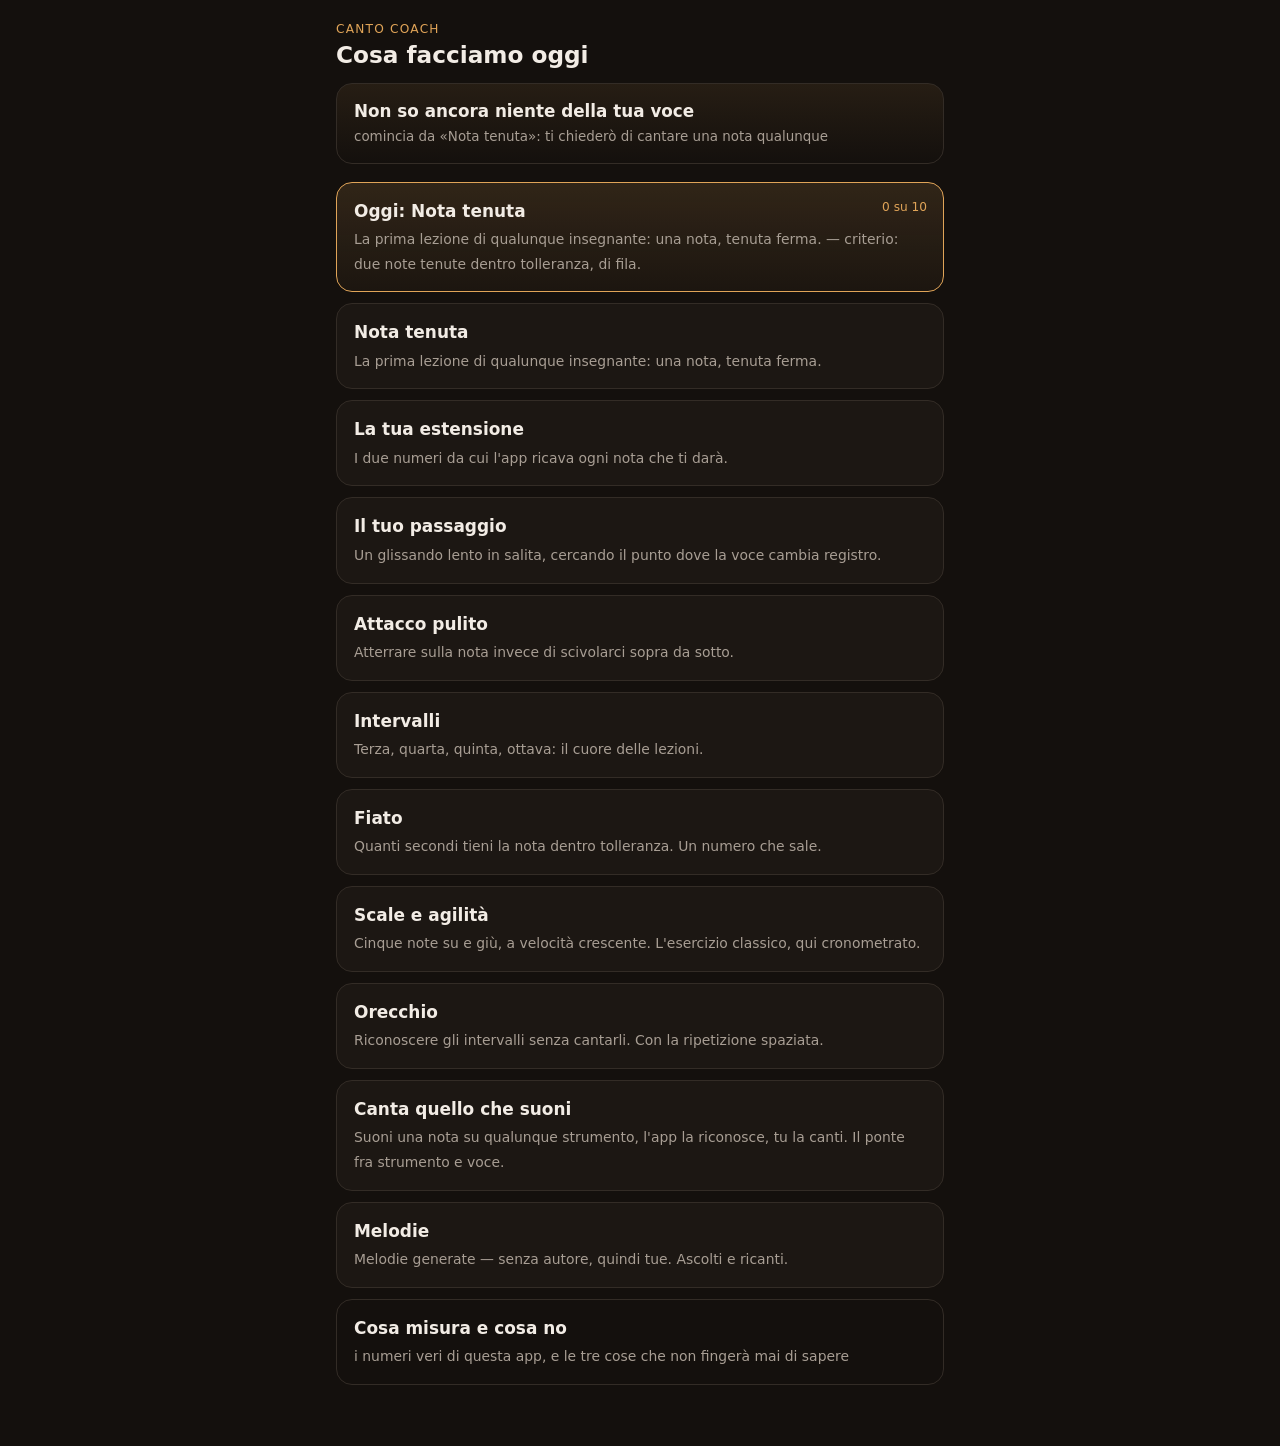
<file: index.html>
<!doctype html>
<html lang="it">
<head>
<meta charset="utf-8">
<title>Canto Coach</title>
<meta name="viewport" content="width=device-width, initial-scale=1, viewport-fit=cover">
<meta name="theme-color" content="#14100d">
<meta name="apple-mobile-web-app-capable" content="yes">
<meta name="apple-mobile-web-app-title" content="Canto">
<meta name="apple-mobile-web-app-status-bar-style" content="black-translucent">
<link rel="manifest" href="app.webmanifest">
<!-- iOS ignora le icone del manifest per la schermata Home: senza questo PNG l'app
     aggiunta alla Home resta un riquadro vuoto o uno screenshot della pagina. -->
<link rel="apple-touch-icon" href="icons/icon-180.png">
<link rel="icon" href="icons/icon-192.png" sizes="192x192" type="image/png">
<link rel="stylesheet" href="css/canto.css">
</head>
<body>
<div id="app"></div>
<noscript><p style="padding:20px;color:#f2ece5">Questa pagina misura la tua voce dal microfono: senza JavaScript non può fare niente.</p></noscript>
<script type="module" src="js/app.js"></script>
<script>
// Rete di sicurezza contro la cache, e non è pessimismo: negli altri progetti di questa
// famiglia il service worker ha servito mezza app vecchia e mezza nuova, e il risultato
// era una pagina BIANCA senza nessun errore visibile. Questo script sta qui dentro apposta:
// index.html è l'unico file sempre fresco, perché le navigazioni vanno in rete.
//
// Se dopo un secondo la pagina è ancora vuota, o un modulo non combacia, si svuota tutto e
// si ricarica UNA volta sola — il segnaposto in sessionStorage impedisce il ciclo infinito
// di ricariche, che sarebbe peggio del problema.
(function () {
  var CHIAVE = 'canto-ripulita';
  function ripulisci(motivo) {
    if (sessionStorage.getItem(CHIAVE)) return;      // una volta sola, mai un ciclo
    sessionStorage.setItem(CHIAVE, motivo);
    Promise.all([
      caches.keys ? caches.keys().then(function (n) { return Promise.all(n.map(function (x) { return caches.delete(x); })); }) : 0,
      navigator.serviceWorker ? navigator.serviceWorker.getRegistrations().then(function (r) { return Promise.all(r.map(function (x) { return x.unregister(); })); }) : 0,
    ]).catch(function () {}).then(function () { location.reload(); });
  }
  window.addEventListener('error', function (e) {
    if (e && e.message && /module|import|export/i.test(String(e.message))) ripulisci('modulo');
  }, true);
  setTimeout(function () {
    var a = document.getElementById('app');
    if (!a || a.children.length === 0) ripulisci('pagina vuota');
  }, 1500);

  if ('serviceWorker' in navigator) {
    // In locale il service worker NON si registra e anzi si disinstalla: durante lo
    // sviluppo servirebbe il file di ieri e un fix sembrerebbe inerte. È già successo.
    var locale = ['localhost', '127.0.0.1'].indexOf(location.hostname) >= 0;
    if (locale) {
      navigator.serviceWorker.getRegistrations().then(function (r) { r.forEach(function (x) { x.unregister(); }); });
    } else {
      window.addEventListener('load', function () { navigator.serviceWorker.register('sw.js').catch(function () {}); });
      var ricaricata = false;
      navigator.serviceWorker.addEventListener('controllerchange', function () {
        if (ricaricata) return;                       // una ricarica sola, non un ciclo
        ricaricata = true;
        location.reload();
      });
    }
  }
})();
</script>
</body>
</html>
</file>
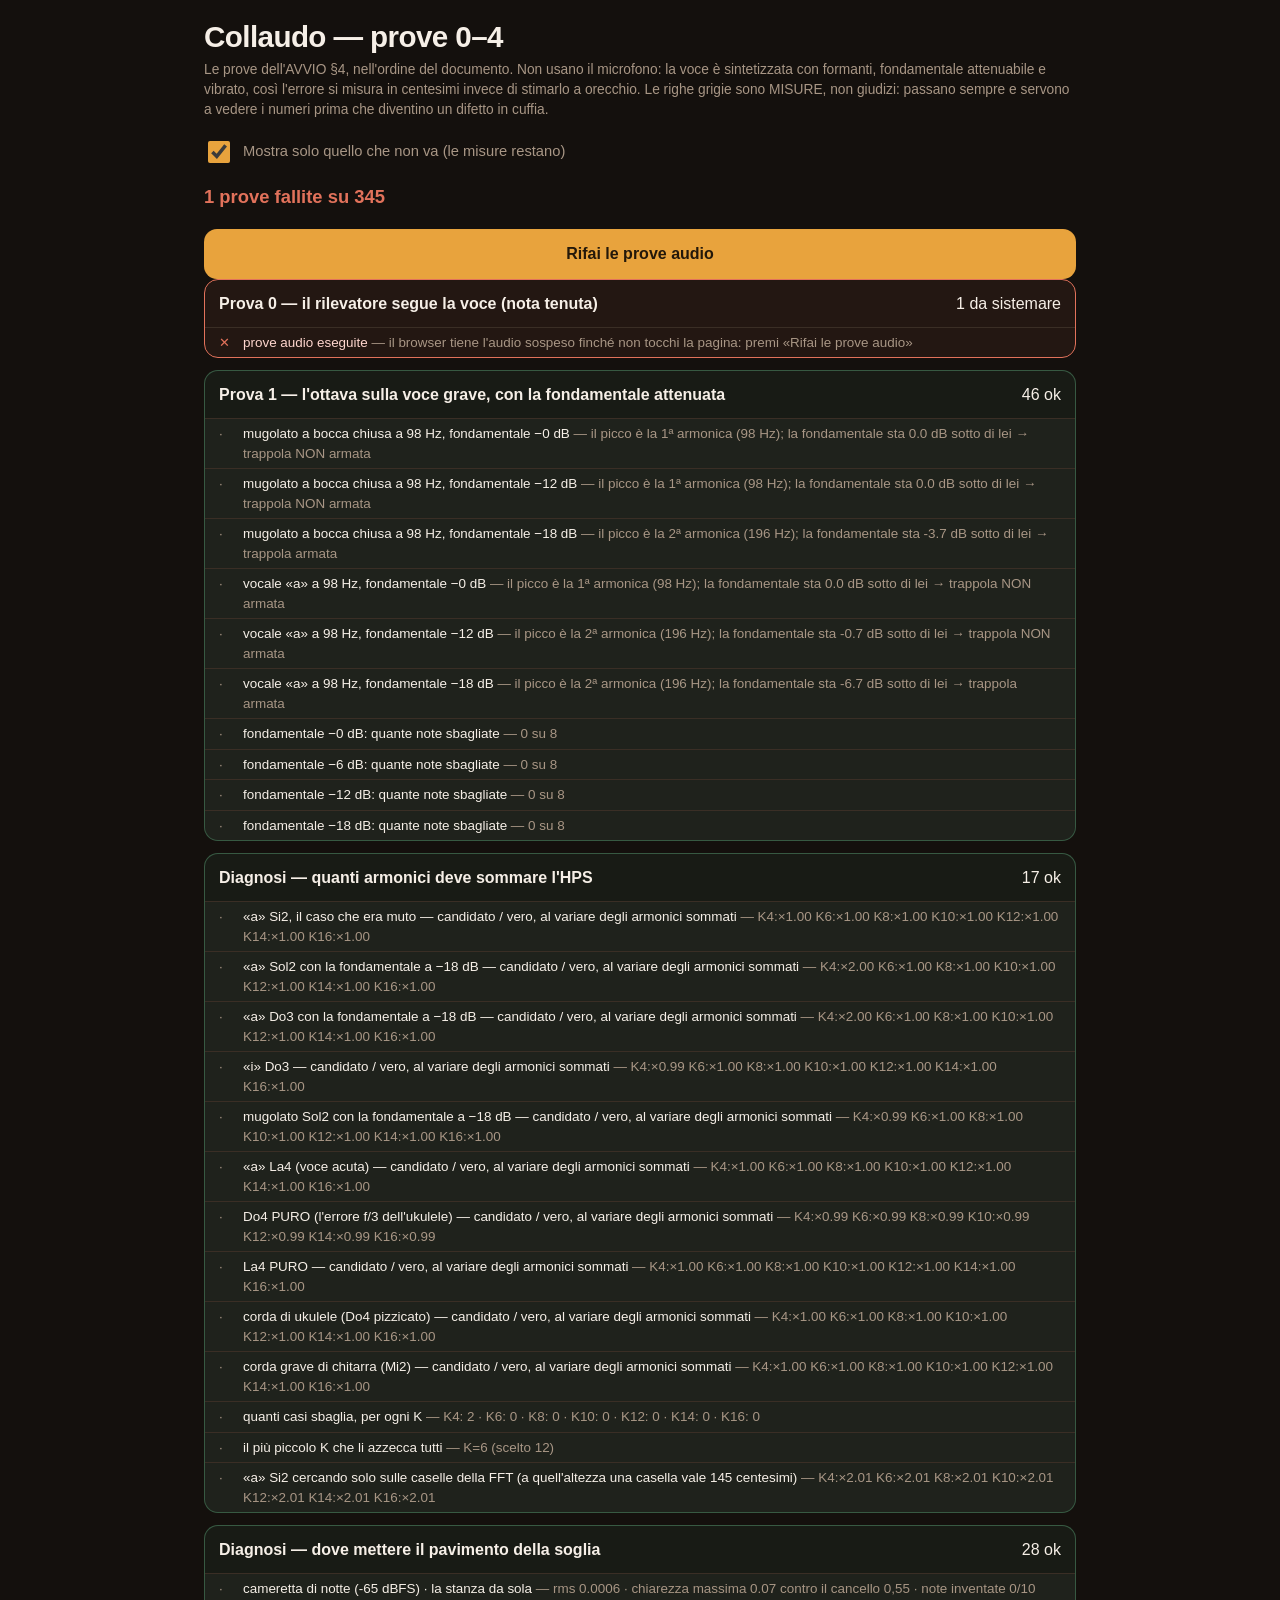
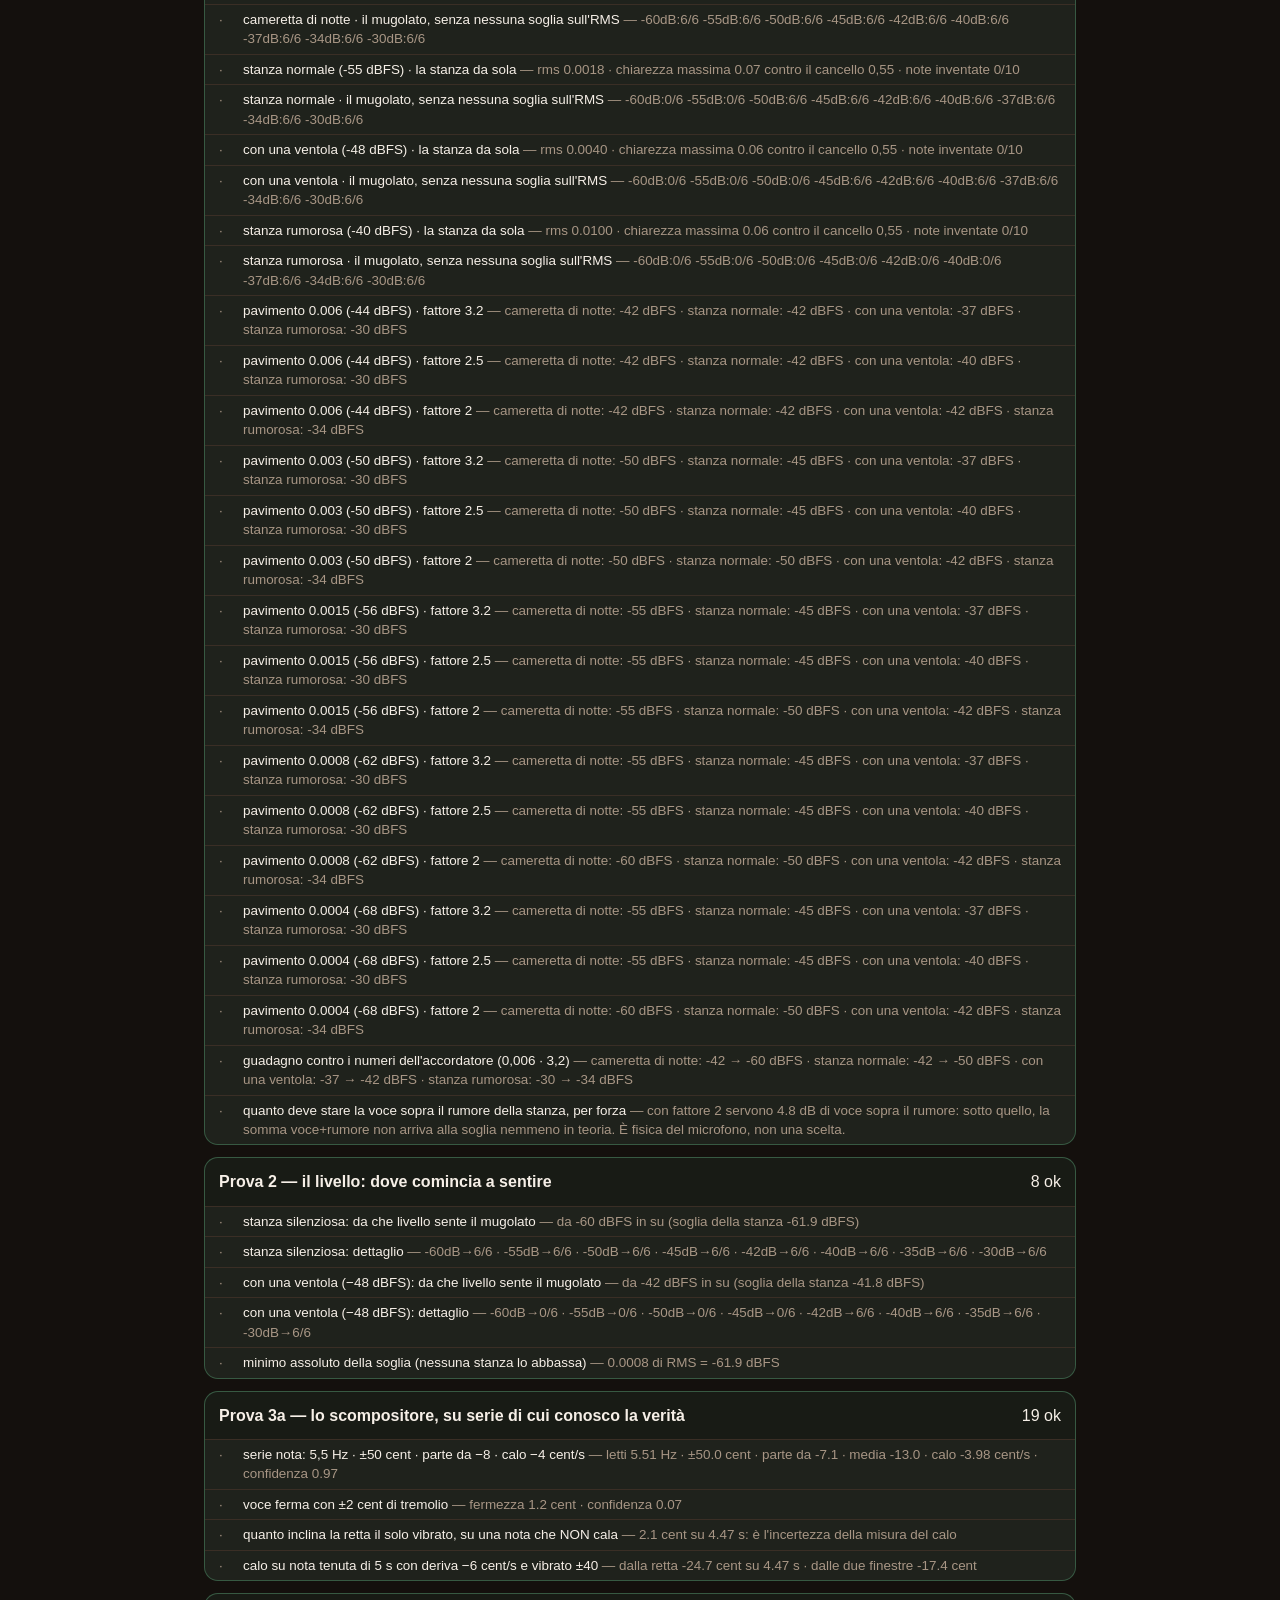
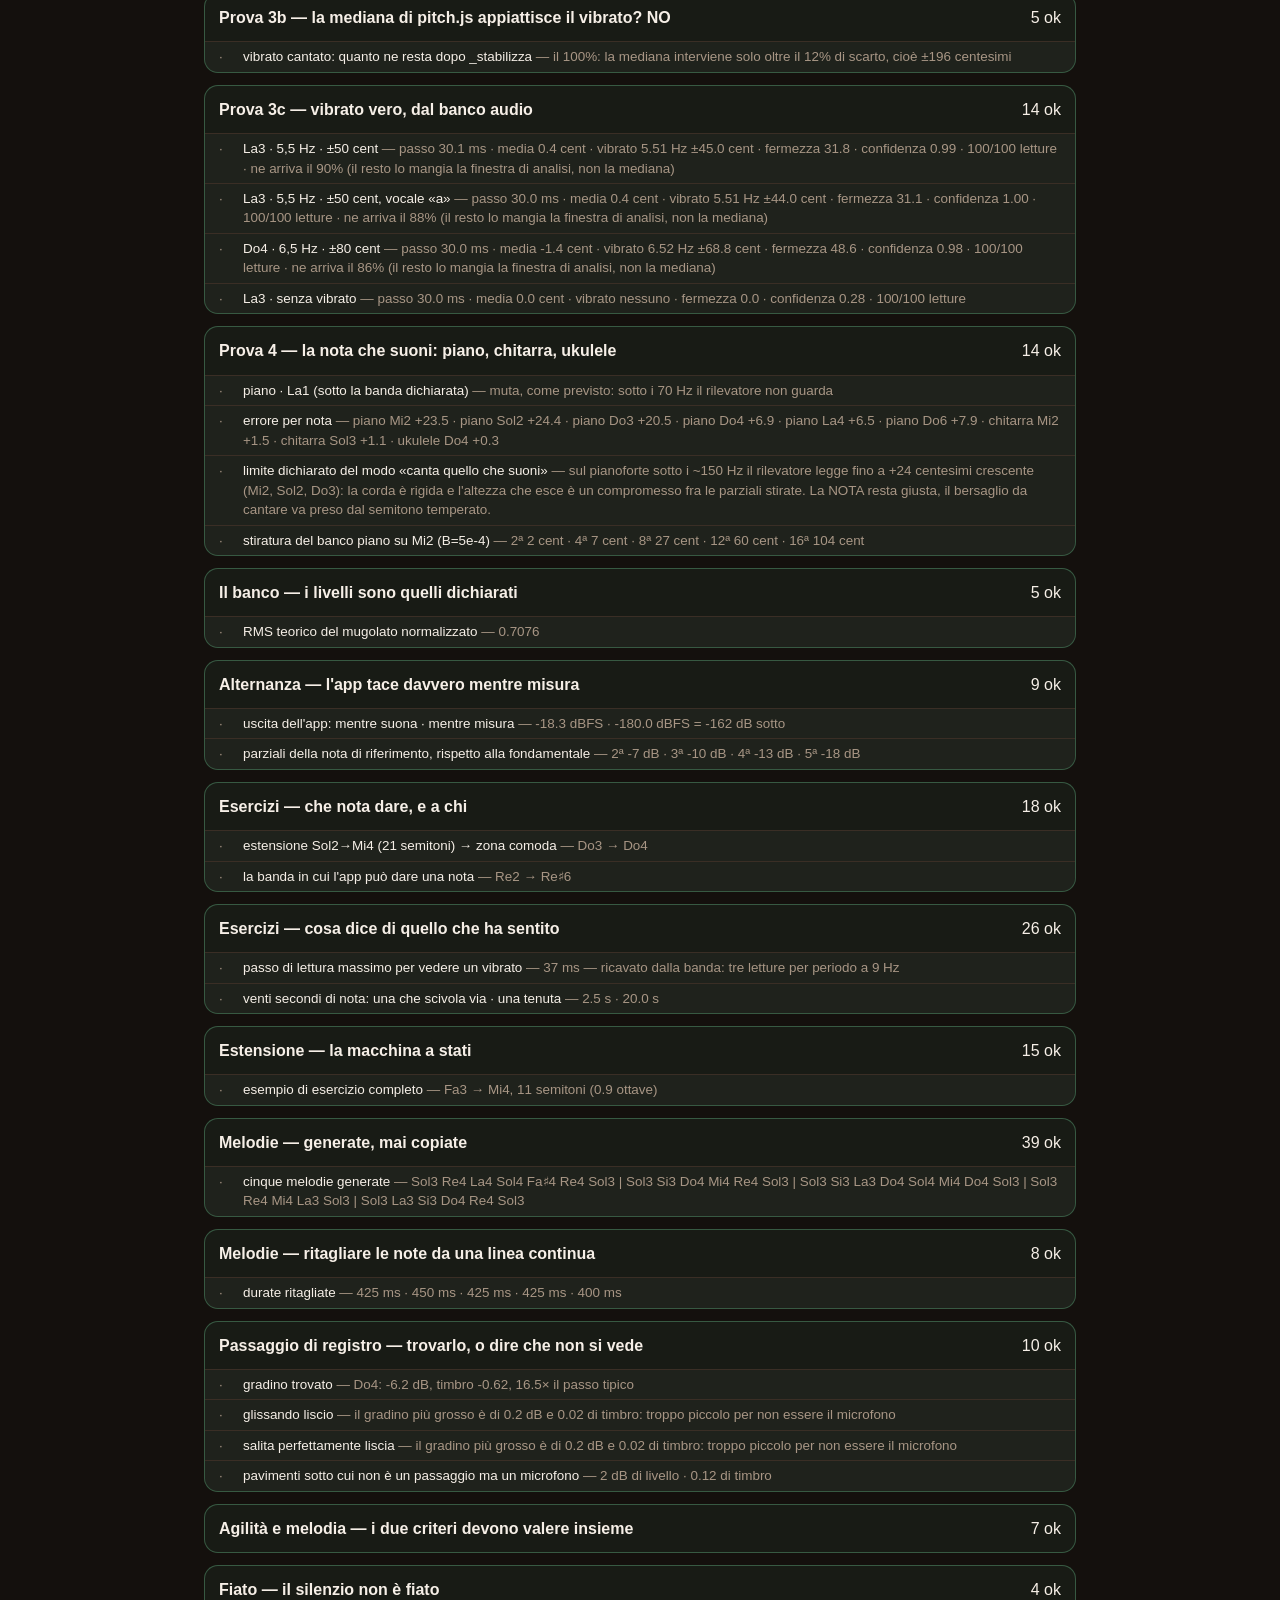
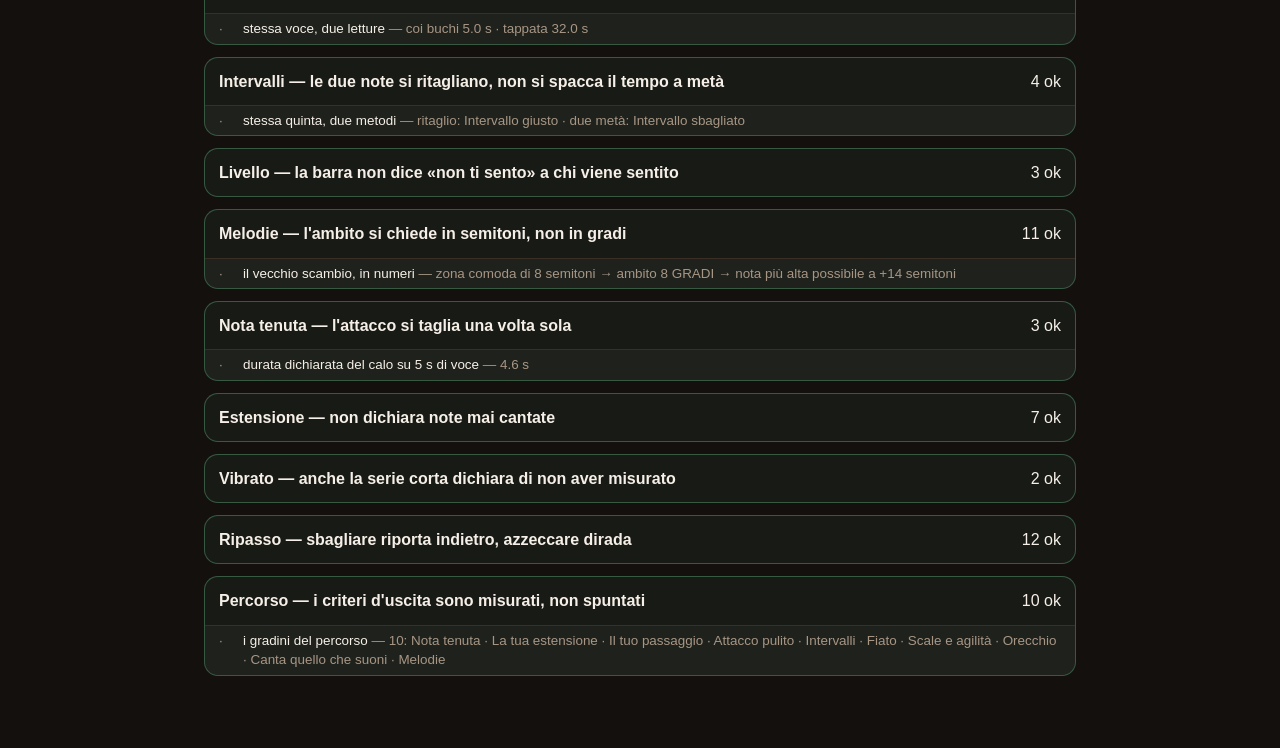
<file: collaudo.html>
<!doctype html>
<html lang="it">
<head>
<meta charset="utf-8">
<title>Canto Coach — collaudo</title>
<meta name="viewport" content="width=device-width, initial-scale=1">
<link rel="stylesheet" href="css/app.css">
<style>
  body { background: #14100d; }
  #esito { max-width: 900px; margin: 0 auto; padding: 20px 14px 60px; }
  .gruppo { border: 1px solid var(--linea); border-radius: 14px; margin-bottom: 12px; overflow: hidden; }
  .gruppo > summary { padding: 12px 14px; cursor: pointer; display: flex; justify-content: space-between; gap: 10px; align-items: center; }
  .gruppo > summary::-webkit-details-marker { display: none; }
  .gruppo.verde { background: rgba(111,207,151,.06); border-color: rgba(111,207,151,.35); }
  .gruppo.rosso { background: rgba(226,114,91,.07); border-color: var(--rosso); }
  .prova { display: flex; gap: 8px; padding: 5px 14px; font-size: .84rem; border-top: 1px solid var(--linea); }
  .prova .segno { flex: 0 0 16px; }
  .prova.no { color: #ffd7cf; }
  .prova.no .segno { color: var(--rosso); }
  .prova.si .segno { color: var(--verde); }
  .prova.mis { background: rgba(255,255,255,.03); }
  .prova.mis .segno { color: var(--dim); }
  .prova .dett { color: var(--dim); }
  #riassunto { font-size: 1.15rem; font-weight: 700; margin: 10px 0 18px; }
  .solo-falliti .prova.si:not(.mis) { display: none; }
</style>
</head>
<body>
<div id="esito">
  <h1>Collaudo — prove 0–4</h1>
  <p class="dim piccolo">Le prove dell'AVVIO §4, nell'ordine del documento. Non usano il microfono:
  la voce è sintetizzata con formanti, fondamentale attenuabile e vibrato, così l'errore si misura
  in centesimi invece di stimarlo a orecchio. Le righe grigie sono MISURE, non giudizi: passano
  sempre e servono a vedere i numeri prima che diventino un difetto in cuffia.</p>
  <label class="opzione"><input type="checkbox" id="filtro" checked> <span>Mostra solo quello che non va (le misure restano)</span></label>
  <div id="riassunto">Eseguo…</div>
  <button id="rifai" class="bottone" type="button" style="display:none">Rifai le prove audio</button>
  <div id="gruppi"></div>
</div>
<script type="module">
  import { esegui } from './js/collaudo.js';

  const contenitore = document.getElementById('gruppi');
  const riassunto = document.getElementById('riassunto');
  const filtro = document.getElementById('filtro');
  const applica = () => contenitore.classList.toggle('solo-falliti', filtro.checked);
  filtro.addEventListener('change', applica);
  applica();

  const disegna = (g, falliti) => {
    const d = document.createElement('details');
    d.className = `gruppo ${falliti ? 'rosso' : 'verde'}`;
    d.open = true;
    const s = document.createElement('summary');
    s.innerHTML = `<strong>${g.nome}</strong><span>${falliti ? `${falliti} da sistemare` : `${g.prove.length} ok`}</span>`;
    d.appendChild(s);
    g.prove.forEach((p) => {
      const r = document.createElement('div');
      r.className = `prova ${p.esito ? 'si' : 'no'}${p.misura ? ' mis' : ''}`;
      r.innerHTML = `<span class="segno">${p.misura ? '·' : (p.esito ? '✓' : '✕')}</span><span>${p.titolo}${p.dettaglio ? ` <span class="dett">— ${p.dettaglio}</span>` : ''}</span>`;
      d.appendChild(r);
    });
    contenitore.appendChild(d);
  };

  const rifai = document.getElementById('rifai');

  function gira() {
    contenitore.replaceChildren();
    riassunto.textContent = 'Eseguo…';
    riassunto.style.color = '';
    window.__collaudo = null;
    return esegui(disegna).then(({ totali, falliti, gruppi }) => {
      riassunto.textContent = falliti
        ? `${falliti} prove fallite su ${totali}`
        : `Tutte e ${totali} le prove passano`;
      riassunto.style.color = falliti ? 'var(--rosso)' : 'var(--verde)';
      const sospeso = [...document.querySelectorAll('.prova.no')]
        .some((e) => e.textContent.includes('audio sospeso'));
      rifai.style.display = sospeso ? 'block' : 'none';
      window.__collaudo = { totali, falliti, audioSospeso: sospeso, gruppi };
    });
  }

  rifai.addEventListener('click', gira);
  gira();
</script>
</body>
</html>
</file>
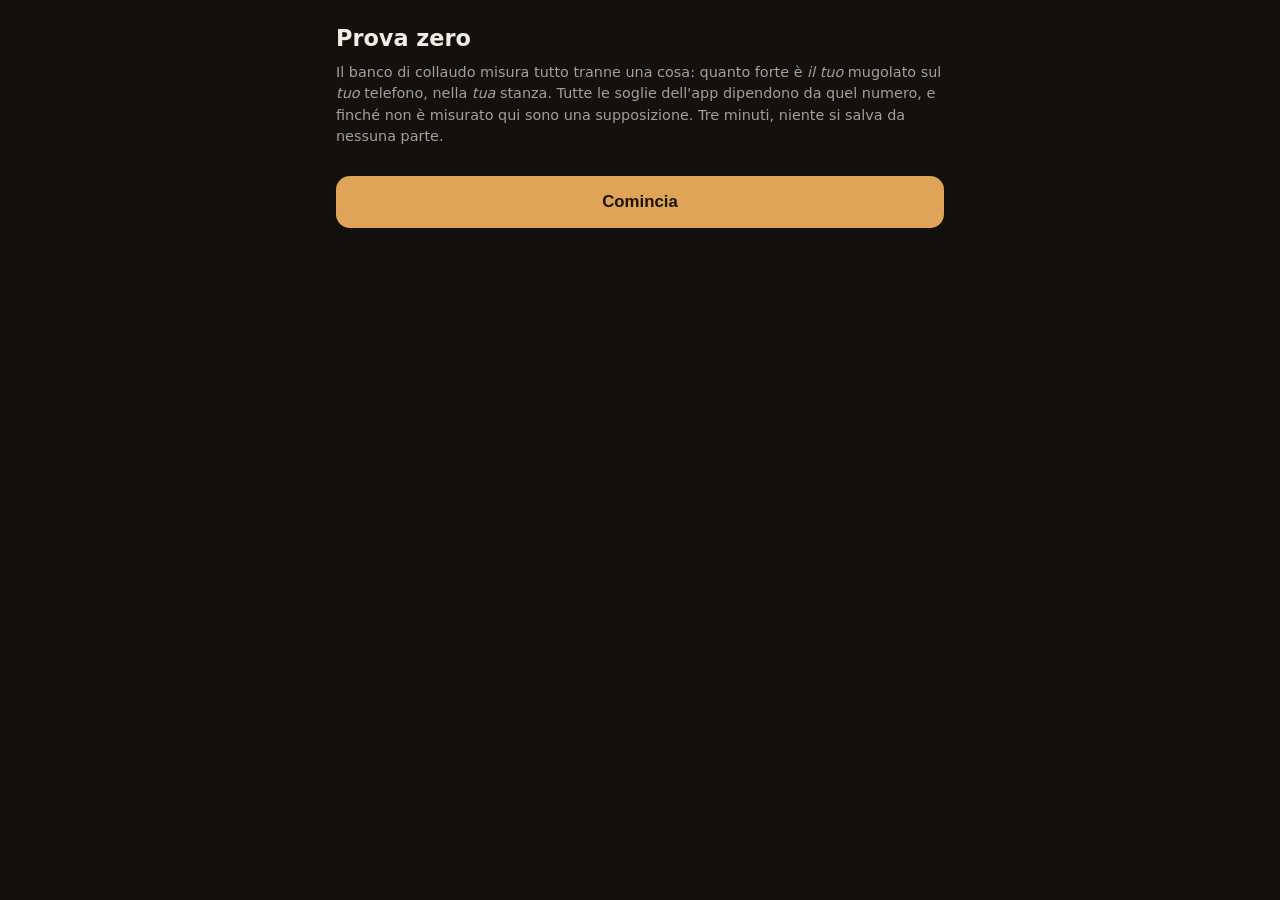
<file: prova-zero.html>
<!doctype html>
<html lang="it">
<head>
<meta charset="utf-8">
<title>Canto Coach — prova zero</title>
<meta name="viewport" content="width=device-width, initial-scale=1, viewport-fit=cover">
<style>
  :root { color-scheme: dark; --dim:#a89e94; --linea:#332c26; --verde:#6fcf97; --rosso:#e2725b; --ambra:#e0a458; }
  * { box-sizing: border-box; }
  body { margin:0; background:#14100d; color:#f2ece5; font:16px/1.5 -apple-system, system-ui, sans-serif; }
  main { max-width:640px; margin:0 auto; padding:22px 16px 80px; }
  h1 { font-size:1.4rem; margin:0 0 6px; }
  p.sotto { color:var(--dim); font-size:.9rem; margin:0 0 20px; }
  button { width:100%; padding:16px; font-size:1.05rem; font-weight:600; border:0; border-radius:14px;
    background:var(--ambra); color:#1a1410; margin:8px 0; }
  button:disabled { opacity:.35; }
  .passo { border:1px solid var(--linea); border-radius:14px; padding:14px; margin:10px 0; }
  .passo.fatto { border-color:rgba(111,207,151,.45); background:rgba(111,207,151,.06); }
  .passo h2 { font-size:1rem; margin:0 0 4px; }
  .passo .aiuto { color:var(--dim); font-size:.86rem; margin:0 0 8px; }
  .barra { height:14px; border-radius:7px; background:#241d18; overflow:hidden; position:relative; margin:10px 0 6px; }
  .barra i { display:block; height:100%; background:var(--verde); width:0; transition:width .06s linear; }
  .barra u { position:absolute; top:-3px; bottom:-3px; width:2px; background:var(--rosso); }
  .num { font-variant-numeric:tabular-nums; font-size:1.6rem; font-weight:700; }
  .num small { font-size:.8rem; font-weight:400; color:var(--dim); }
  table { width:100%; border-collapse:collapse; font-size:.88rem; margin-top:8px; }
  td, th { text-align:left; padding:6px 4px; border-bottom:1px solid var(--linea); vertical-align:top; }
  td:last-child, th:last-child { text-align:right; font-variant-numeric:tabular-nums; }
  .verdetto { padding:12px 14px; border-radius:12px; margin-top:14px; font-size:.92rem; }
  .verdetto.si { background:rgba(111,207,151,.1); border:1px solid rgba(111,207,151,.4); }
  .verdetto.no { background:rgba(226,114,91,.1); border:1px solid var(--rosso); }
  .conta { font-size:2.6rem; font-weight:700; text-align:center; font-variant-numeric:tabular-nums; }
</style>
</head>
<body>
<main>
  <h1>Prova zero</h1>
  <p class="sotto">Il banco di collaudo misura tutto tranne una cosa: quanto forte è <em>il tuo</em>
  mugolato sul <em>tuo</em> telefono, nella <em>tua</em> stanza. Tutte le soglie dell'app dipendono da
  quel numero, e finché non è misurato qui sono una supposizione. Tre minuti, niente si salva da nessuna parte.</p>

  <button id="via">Comincia</button>

  <div id="dove"></div>
  <div id="riassunto"></div>
</main>

<script type="module">
import { Rilevatore, centesimi, nota } from './js/pitch.js';
import { scomponi } from './js/vibrato.js';

const dbfs = (rms) => 20 * Math.log10(Math.max(rms, 1e-9));
const dove = document.getElementById('dove');
const riassunto = document.getElementById('riassunto');
const via = document.getElementById('via');

const PASSI = [
  { id: 'stanza', titolo: 'La stanza, senza di te', aiuto: 'Stai zitto e fermo. Sto misurando il rumore di fondo.', secondi: 4, canta: false },
  { id: 'piano', titolo: 'Mugola PIANO', aiuto: 'A bocca chiusa, il più piano che faresti stando sul divano senza svegliare nessuno. Una nota sola, tenuta.', secondi: 5, canta: true },
  { id: 'normale', titolo: 'Mugola normale', aiuto: 'Sempre a bocca chiusa, al volume che ti verrebbe naturale.', secondi: 5, canta: true },
  { id: 'vocale', titolo: 'Canta «a»', aiuto: 'Bocca aperta, una nota comoda tenuta ferma.', secondi: 5, canta: true },
];

const esiti = {};
let ctx = null;
let flusso = null;
let rilevatore = null;
let analizzatore = null;

async function apriMicrofono() {
  // I tre interruttori vanno SPENTI o la misura del livello non misura la voce, misura
  // quello che il telefono ha deciso di farne. Il controllo automatico del guadagno in
  // particolare alza il piano e abbassa il forte: renderebbe questa pagina inutile.
  flusso = await navigator.mediaDevices.getUserMedia({
    audio: { echoCancellation: false, noiseSuppression: false, autoGainControl: false },
  });
  ctx = new (window.AudioContext || window.webkitAudioContext)();
  await ctx.resume();
  const sorgente = ctx.createMediaStreamSource(flusso);
  analizzatore = ctx.createAnalyser();
  analizzatore.fftSize = 4096;
  analizzatore.smoothingTimeConstant = 0;
  sorgente.connect(analizzatore);
  rilevatore = new Rilevatore(analizzatore);
  const t = flusso.getAudioTracks()[0];
  const s = t.getSettings ? t.getSettings() : {};
  return {
    campionamento: ctx.sampleRate,
    guadagnoAuto: s.autoGainControl,
    soppressione: s.noiseSuppression,
    eco: s.echoCancellation,
    microfono: t.label || '(senza nome)',
  };
}

function schedaPasso(p) {
  const d = document.createElement('div');
  d.className = 'passo';
  d.innerHTML = `<h2>${p.titolo}</h2><p class="aiuto">${p.aiuto}</p>
    <div class="conta">—</div>
    <div class="barra"><i></i><u style="left:0"></u></div>
    <div class="num">—</div>`;
  dove.appendChild(d);
  return {
    nodo: d,
    conta: d.querySelector('.conta'),
    barra: d.querySelector('.barra i'),
    tacca: d.querySelector('.barra u'),
    num: d.querySelector('.num'),
  };
}

/** Un passo: N secondi di lettura continua, raccogliendo tutto. */
function esegui(p, ui) {
  return new Promise((risolvi) => {
    const letture = [];
    const inizio = performance.now();
    // Il pavimento del rilevatore si azzera all'inizio di ogni passo: la stanza di prima
    // non è la stanza di adesso, e trascinarsi dietro la stima falserebbe la soglia.
    rilevatore = new Rilevatore(analizzatore);
    const giro = setInterval(() => {
      const l = rilevatore.leggi();
      const t = performance.now() - inizio;
      letture.push({ t, rms: l.rms, hz: l.hz, chiarezza: l.chiarezza, soglia: l.soglia });
      ui.barra.style.width = `${(l.livello * 100).toFixed(0)}%`;
      ui.tacca.style.left = `${(Math.max(0, Math.min(1, (dbfs(l.soglia) + 70) / 58)) * 100).toFixed(0)}%`;
      const restano = Math.max(0, p.secondi - t / 1000);
      ui.conta.textContent = restano > 0.05 ? restano.toFixed(1) : '✓';
      ui.num.innerHTML = l.hz
        ? `${nota(l.hz).nome}${nota(l.hz).ottava} <small>${l.hz.toFixed(1)} Hz · ${dbfs(l.rms).toFixed(0)} dBFS</small>`
        : `<small>${dbfs(l.rms).toFixed(0)} dBFS · ${l.silenzio ? 'sotto la soglia' : `chiarezza ${l.chiarezza.toFixed(2)}`}</small>`;
      if (t >= p.secondi * 1000) {
        clearInterval(giro);
        ui.nodo.classList.add('fatto');
        risolvi(letture);
      }
    }, 25);
  });
}

function riassumi(p, letture) {
  // Il primo mezzo secondo si butta: è il tempo che ci metti a cominciare.
  const utili = letture.filter((l) => l.t > 500);
  const rms = utili.map((l) => l.rms).sort((a, b) => a - b);
  const mediana = rms[Math.floor(rms.length / 2)];
  const conNota = utili.filter((l) => l.hz);
  const out = {
    id: p.id,
    titolo: p.titolo,
    dbfs: dbfs(mediana),
    dbfsMin: dbfs(rms[0]),
    dbfsMax: dbfs(rms[rms.length - 1]),
    lette: conNota.length,
    su: utili.length,
    soglia: dbfs(utili[utili.length - 1].soglia),
    chiarezza: Math.max(...utili.map((l) => l.chiarezza)),
  };
  if (conNota.length > 8) {
    // L'altezza di riferimento è la mediana delle letture: quello che si vuole sapere non
    // è QUALE nota hai cantato, ma quanto ferma l'ha vista il rilevatore.
    const hzOrd = conNota.map((l) => l.hz).sort((a, b) => a - b);
    const base = hzOrd[Math.floor(hzOrd.length / 2)];
    const cent = conNota.map((l) => centesimi(l.hz, base));
    const dt = (conNota[conNota.length - 1].t - conNota[0].t) / (conNota.length - 1);
    const v = scomponi(cent, dt);
    out.hz = base;
    out.nota = `${nota(base).nome}${nota(base).ottava}`;
    out.fermezza = v.fermezza;
    out.vibratoHz = v.hz;
    out.vibratoAmp = v.ampiezza;
    out.deriva = v.deriva;
  }
  return out;
}

via.addEventListener('click', async () => {
  via.disabled = true;
  via.textContent = 'Apro il microfono…';
  let info;
  try {
    info = await apriMicrofono();
  } catch (e) {
    via.textContent = 'Riprova';
    via.disabled = false;
    riassunto.innerHTML = `<div class="verdetto no">Il microfono non si è aperto: ${e.name || e}.
      Su iPhone serve una pagina in <b>https</b> (o localhost) e il permesso va dato quando lo chiede.</div>`;
    return;
  }
  via.style.display = 'none';
  dove.replaceChildren();

  for (const p of PASSI) {
    const ui = schedaPasso(p);
    ui.nodo.scrollIntoView({ behavior: 'smooth', block: 'center' });
    // Un secondo per leggere la richiesta prima che cominci a contare.
    await new Promise((r) => setTimeout(r, 1200));
    esiti[p.id] = riassumi(p, await esegui(p, ui));
  }

  flusso.getTracks().forEach((t) => t.stop());
  await ctx.close();

  const s = esiti.stanza;
  const riga = (e) => `<tr><td>${e.titolo}</td><td>${e.dbfs.toFixed(1)} dBFS${
    e.nota ? `<br><span style="color:var(--dim)">${e.nota} · ${e.lette}/${e.su} letture · fermezza ${e.fermezza.toFixed(0)} cent${
      e.vibratoHz ? ` · vibrato ${e.vibratoHz.toFixed(1)} Hz ±${e.vibratoAmp.toFixed(0)}` : ''}</span>` : ''}</td></tr>`;

  const margine = (e) => e.dbfs - s.dbfs;
  const piano = esiti.piano;
  // La domanda per cui esiste questa pagina. Il rilevatore ha bisogno di circa 5 dB di
  // voce sopra il rumore della stanza: sotto, non è una questione di soglie, è che nel
  // segnale la voce non c'è abbastanza.
  const ok = piano.lette >= piano.su * 0.5;
  riassunto.innerHTML = `
    <h2 style="font-size:1.1rem;margin:22px 0 0">I tuoi numeri</h2>
    <table>
      <tr><th>passo</th><th>livello</th></tr>
      ${[esiti.stanza, esiti.piano, esiti.normale, esiti.vocale].map(riga).join('')}
      <tr><td>il tuo mugolato piano, sopra la stanza</td><td>${margine(piano).toFixed(1)} dB</td></tr>
      <tr><td>soglia dell'app in questa stanza</td><td>${piano.soglia.toFixed(1)} dBFS</td></tr>
      <tr><td>campionamento · microfono</td><td>${info.campionamento} Hz<br><span style="color:var(--dim)">${info.microfono}</span></td></tr>
      <tr><td>guadagno automatico · soppressione rumore</td><td>${info.guadagnoAuto === undefined ? 'non dichiarato' : (info.guadagnoAuto ? 'ACCESO ⚠️' : 'spento')} · ${info.soppressione === undefined ? 'non dichiarato' : (info.soppressione ? 'ACCESA ⚠️' : 'spenta')}</td></tr>
    </table>
    <div class="verdetto ${ok ? 'si' : 'no'}">
      ${ok
    ? `<b>L'app ti sente quando mugoli piano.</b> ${piano.lette} letture su ${piano.su} hanno dato un'altezza. Il tuo mugolato piano sta a ${piano.dbfs.toFixed(0)} dBFS, ${margine(piano).toFixed(0)} dB sopra il rumore della tua stanza.`
    : `<b>Mugolando piano l'app NON ti sente</b> (${piano.lette} letture su ${piano.su}). Il tuo mugolato sta a ${piano.dbfs.toFixed(0)} dBFS e la stanza a ${s.dbfs.toFixed(0)}: ${margine(piano).toFixed(0)} dB di margine. Se il numero è sotto i 5 dB il rimedio non è abbassare una soglia — nel segnale la voce non c'è abbastanza: avvicina il telefono o cerca una stanza più zitta.`}
    </div>
    ${info.guadagnoAuto ? '<div class="verdetto no">Il guadagno automatico è rimasto ACCESO: il telefono ha alzato il piano e abbassato il forte da solo, quindi i livelli qui sopra non sono i tuoi. È un limite del dispositivo, non un errore della pagina.</div>' : ''}`;
});
</script>
</body>
</html>
</file>
<file: css/canto.css>
:root {
  color-scheme: dark;
  --fondo: #14100d;
  --carta: #1c1713;
  --testo: #f2ece5;
  --dim: #a89e94;
  --linea: #332c26;
  --ambra: #e0a458;
  --verde: #6fcf97;
  --rosso: #e2725b;
}
* { box-sizing: border-box; -webkit-tap-highlight-color: transparent; }
html, body { margin: 0; background: var(--fondo); color: var(--testo); }
body { font: 16px/1.55 -apple-system, BlinkMacSystemFont, system-ui, sans-serif; }
#app { max-width: 640px; margin: 0 auto; padding: 20px 16px calc(50px + env(safe-area-inset-bottom)); }

.testa { margin-bottom: 14px; }
.testa h1 { font-size: 1.45rem; margin: 2px 0 6px; line-height: 1.2; }
.occhiello { color: var(--ambra); font-size: .76rem; letter-spacing: .1em; text-transform: uppercase; margin: 0; }
.dim { color: var(--dim); font-size: .9rem; margin: 0 0 12px; }
.spiega { border-left: 2px solid var(--linea); padding-left: 12px; }
.indietro { background: none; border: 0; color: var(--dim); font-size: .9rem; padding: 6px 0; margin: 0 0 4px; }

a.carta {
  display: block; text-decoration: none; color: inherit; position: relative;
  border: 1px solid var(--linea); border-radius: 16px; padding: 15px 17px; margin: 11px 0;
  background: var(--carta);
}
a.carta b { display: block; font-size: 1.06rem; margin-bottom: 3px; }
a.carta span { color: var(--dim); font-size: .87rem; }
a.carta.piccola { background: none; }
a.carta.primo { border-color: var(--ambra); background: linear-gradient(180deg, rgba(224,164,88,.14), rgba(224,164,88,.04)); }
a.carta.fatto b { color: var(--verde); }
.domanda { margin-bottom: 4px; }
.risposte { display: grid; grid-template-columns: 1fr 1fr; gap: 8px; margin-top: 10px; }
.risposte button { margin: 0; }
.risposte button:disabled { opacity: .35; }
.contatore { position: absolute; top: 15px; right: 16px; font-style: normal; font-size: .76rem; color: var(--ambra); }

.tuoi-numeri { border: 1px solid var(--linea); border-radius: 16px; padding: 14px 17px; margin: 0 0 18px;
  background: linear-gradient(180deg, rgba(224,164,88,.09), transparent); }
.tuoi-numeri b { display: block; font-size: 1.05rem; }
.tuoi-numeri span { color: var(--dim); font-size: .84rem; }

button.principale {
  width: 100%; padding: 17px; font-size: 1.06rem; font-weight: 700; border: 0; border-radius: 15px;
  background: var(--ambra); color: #1a1410; margin: 12px 0 6px;
}
button.principale:disabled { opacity: .32; }
button.secondario {
  width: 100%; padding: 14px; font-size: .96rem; border: 1px solid var(--linea); border-radius: 15px;
  background: none; color: var(--dim); margin: 6px 0;
}

/* Il quadrante: l'unica cosa che si guarda mentre si canta, quindi grosso. */
.quadrante { margin: 8px 0 4px; }
.scala { position: relative; height: 54px; border-radius: 12px; background: var(--carta);
  border: 1px solid var(--linea); overflow: hidden; }
.scala .zona { position: absolute; left: 32.5%; width: 35%; top: 0; bottom: 0;
  background: rgba(111,207,151,.12); border-left: 1px solid rgba(111,207,151,.3);
  border-right: 1px solid rgba(111,207,151,.3); }
.scala .ago { position: absolute; left: 50%; top: 4px; bottom: 4px; width: 4px; margin-left: -2px;
  border-radius: 2px; background: var(--ambra); opacity: .25; transition: left .07s linear, opacity .2s; }
.scala .tacca { position: absolute; bottom: 3px; font-size: .68rem; color: var(--dim); }
.scala .tacca.sx { left: 6px; } .scala .tacca.c { left: 50%; transform: translateX(-50%); } .scala .tacca.dx { right: 6px; }
.lettura { text-align: center; font-size: 2.1rem; font-weight: 700; font-variant-numeric: tabular-nums;
  margin: 6px 0 2px; line-height: 1.1; }
.lettura.dentro { color: var(--verde); }
.lettura.fuori { color: var(--ambra); }
.lettura.dim { color: var(--dim); font-size: 1rem; font-weight: 400; }
.lettura.nota-lontana { font-size: 1.25rem; }
.livello { height: 8px; border-radius: 4px; background: #241d18; overflow: hidden; position: relative; }
.livello i { display: block; height: 100%; width: 0; background: var(--dim); transition: width .06s linear; }
.livello u { position: absolute; top: -1px; bottom: -1px; width: 2px; background: var(--rosso); opacity: .7; }

.stato { text-align: center; font-size: 1rem; min-height: 1.5em; color: var(--dim); margin: 4px 0; }
.stato.ascolta { color: var(--ambra); }
.stato.canta { color: var(--verde); font-weight: 600; }
.progresso-fuori { height: 3px; border-radius: 2px; background: #241d18; overflow: hidden; }
.progresso { height: 100%; width: 0; background: var(--verde); transition: width .1s linear; }

.verdetto { border: 1px solid var(--linea); border-radius: 14px; padding: 13px 16px; margin: 12px 0; background: var(--carta); }
.verdetto.si { border-color: rgba(111,207,151,.45); background: rgba(111,207,151,.07); }
.verdetto.no { border-color: rgba(224,164,88,.4); background: rgba(224,164,88,.06); }
.verdetto b { font-size: 1.05rem; }
.verdetto p { margin: 6px 0 0; font-size: .9rem; }
ul.misure { margin: 9px 0 0; padding-left: 18px; color: var(--dim); font-size: .84rem; }
ul.misure.grande { font-size: .92rem; }
ul.misure li { margin: 3px 0; }
ul.misure b { color: var(--testo); }

.avviso { border: 1px solid var(--ambra); border-radius: 12px; padding: 11px 14px; margin: 10px 0;
  font-size: .86rem; background: rgba(224,164,88,.08); }

h2 { font-size: 1.02rem; margin: 24px 0 8px; }
.esiti { margin-top: 6px; }

.nastro-errore {
  position: fixed; left: 0; right: 0; bottom: 0; z-index: 99;
  background: var(--rosso); color: #1a0d09; font-size: .85rem; font-weight: 600;
  padding: 12px 16px calc(12px + env(safe-area-inset-bottom)); cursor: pointer;
  word-break: break-word;
}
</file>
<file: css/app.css>
/* Ukulele Coach — foglio di stile unico, nessun font esterno.
   Tema scuro caldo (l'ukulele è legno). Progettato sul 390×844 dell'iPhone 13 Pro:
   niente hover come unico segnale, bersagli tattili da 44 px, aree sicure rispettate. */

:root {
  --sfondo: #14100d;
  --sfondo2: #1b1612;
  --scheda: #221b16;
  --scheda2: #2b231c;
  --linea: #3a2e25;
  --testo: #f6efe7;
  --dim: #a89685;
  --ambra: #e8a33d;
  --ambra-scura: #8a5f1d;
  --verde: #6fcf97;
  --rosso: #e2725b;
  --turchese: #4fc3c7;
  /* Un colore per dito. Le tinte sono distanti sulla ruota (≈40°, 183°, 275°, 345°)
     perché due dita vicine di tinta si confondono proprio quando servono: mentre
     guardi la mano e sbirci lo schermo con la coda dell'occhio.
     Il numero resta SEMPRE dentro il pallino: il colore è un acceleratore, non
     l'unico portatore dell'informazione — chi non distingue le tinte non deve
     perdere niente. */
  --dito-1: #e8a33d;   /* indice   */
  --dito-2: #45c0c8;   /* medio    */
  --dito-3: #b48bd8;   /* anulare  */
  --dito-4: #e8798f;   /* mignolo  */
  --dito-p: #cbb69d;   /* pollice (mano destra, negli arpeggi) */
  --su-dito: #231a12;  /* il testo dentro il pallino */
  --raggio: 16px;
  --barra-h: 62px;
  --ui: -apple-system, BlinkMacSystemFont, 'Segoe UI', Roboto, Helvetica, Arial, sans-serif;
}

/* Tema chiaro: stessa gerarchia, non un semplice inverso. I contrasti sono ricalcolati
   perché l'ambra su fondo chiaro sparisce, e i diagrammi devono restare leggibili al sole. */
/* `color-scheme` decide come il sistema disegna caselle, menù e cursori. Restando su
   "dark" anche col tema chiaro, le caselle di spunta escono nere su fondo crema. */
:root[data-tema="scuro"] { color-scheme: dark; }
:root[data-tema="chiaro"] { color-scheme: light; }

:root[data-tema="chiaro"] {
  --sfondo: #f7f1e8;
  --sfondo2: #efe6d9;
  --scheda: #fffaf3;
  --scheda2: #fdf6ec;
  --linea: #ddcfbc;
  --testo: #2a2119;
  --dim: #7c6a58;
  --ambra: #b7761a;
  --ambra-scura: #d9a45c;
  --verde: #2f8a5b;
  --rosso: #bf4a34;
  --turchese: #1f8a90;
  /* Le stesse quattro tinte, scurite: su fondo crema quelle chiare sbiadiscono e il
     numero dentro il pallino smette di leggersi. */
  --dito-1: #c07f16;
  --dito-2: #1b929a;
  --dito-3: #8154bd;
  --dito-4: #ca4762;
  --dito-p: #9d8362;
  --su-dito: #fff8ec;
}

* { box-sizing: border-box; }

html, body {
  margin: 0;
  padding: 0;
  background: var(--sfondo);
  color: var(--testo);
  font-family: var(--ui);
  font-size: 16px;
  line-height: 1.45;
  -webkit-text-size-adjust: 100%;
  overscroll-behavior-y: none;
}

body {
  min-height: 100dvh;
  /* Sfumatura calda in alto: dà profondità senza immagini da scaricare. */
  background-image: radial-gradient(120% 70% at 50% -10%, #2a1f16 0%, var(--sfondo) 55%);
  background-attachment: fixed;
}
:root[data-tema="chiaro"] body {
  background-image: radial-gradient(120% 70% at 50% -10%, #fff8ec 0%, var(--sfondo) 60%);
}
:root[data-tema="chiaro"] #tabbar { background: rgba(247, 241, 232, .93); }
:root[data-tema="chiaro"] .d-capotasto,
:root[data-tema="chiaro"] .m-capotasto { fill: #6b5540; }
:root[data-tema="chiaro"] .d-tasto,
:root[data-tema="chiaro"] .m-tasto { stroke: #b7a189; }
:root[data-tema="chiaro"] .d-corda,
:root[data-tema="chiaro"] .m-corda { stroke: #8e7660; }
:root[data-tema="chiaro"] .d-dito,
:root[data-tema="chiaro"] .m-nota text { fill: #fff8ec; }
:root[data-tema="chiaro"] .d-vuota { stroke: #6b5540; }
:root[data-tema="chiaro"] .d-muta { stroke: #6b5540; }
:root[data-tema="chiaro"] .tn-tacche span,
:root[data-tema="chiaro"] .tn-verso { color: #9a8571; }
:root[data-tema="chiaro"] .bottone { color: #fff8ec; }
:root[data-tema="chiaro"] .chip.attiva,
:root[data-tema="chiaro"] .passo.corrente .passo-icona,
:root[data-tema="chiaro"] .es-mappa .bat.attiva,
:root[data-tema="chiaro"] .luce.accesa { color: #fff8ec; }
:root[data-tema="chiaro"] .es-mappa .bat.attiva small,
:root[data-tema="chiaro"] .es-mappa .bat.attiva strong { color: #fff8ec; }

#contenuto {
  max-width: 620px;
  margin: 0 auto;
  padding:
    calc(env(safe-area-inset-top) + 14px)
    calc(env(safe-area-inset-right) + 14px)
    calc(env(safe-area-inset-bottom) + var(--barra-h) + 22px)
    calc(env(safe-area-inset-left) + 14px);
}

h1 { font-size: 1.6rem; line-height: 1.15; margin: 0 0 6px; letter-spacing: -0.02em; }
h2 { font-size: 1.12rem; margin: 0 0 8px; }
h2.senza-margine { margin: 2px 0 4px; }
.piccolo-titolo { font-size: 0.95rem; margin: 14px 0 6px; color: var(--dim); font-weight: 600; }
p { margin: 0 0 10px; }
p:last-child { margin-bottom: 0; }
a { color: var(--ambra); text-decoration: none; }

.dim { color: var(--dim); }
.piccolo { font-size: 0.86rem; }
.blocco { display: block; }
.ok { color: var(--verde); }
.errore { color: var(--rosso); }
.nascosto { display: none !important; }

.occhiello {
  font-size: 0.74rem;
  text-transform: uppercase;
  letter-spacing: 0.11em;
  color: var(--ambra);
  margin: 0 0 6px;
  font-weight: 700;
}

.testa-pagina { margin: 4px 0 16px; }
.testa-riga { margin: 0 0 6px; }

.indietro {
  display: inline-flex;
  align-items: center;
  gap: 5px;
  min-height: 44px;
  color: var(--dim);
  font-size: 0.92rem;
}
.indietro span { font-size: 1.3rem; line-height: 1; }

/* ── schede ─────────────────────────────────────────────────────────────── */

.scheda {
  background: linear-gradient(180deg, var(--scheda2), var(--scheda));
  border: 1px solid var(--linea);
  border-radius: var(--raggio);
  padding: 14px;
  margin: 0 0 14px;
}
.scheda > * + * { margin-top: 10px; }

.riga-tra { display: flex; justify-content: space-between; align-items: baseline; gap: 10px; }
.riga-campi { display: flex; gap: 10px; }
.riga-campi > * { flex: 1; }

/* ── comandi ────────────────────────────────────────────────────────────── */

.bottone {
  display: block;
  width: 100%;
  min-height: 50px;
  padding: 13px 16px;
  border: 0;
  border-radius: 13px;
  background: var(--ambra);
  color: #23180a;
  font: inherit;
  font-weight: 700;
  text-align: center;
  cursor: pointer;
  -webkit-tap-highlight-color: transparent;
}
.bottone.grande { min-height: 56px; font-size: 1.06rem; }
.bottone.sottile {
  background: transparent;
  color: var(--testo);
  border: 1px solid var(--linea);
  font-weight: 600;
}
.bottone.pericolo { background: transparent; color: var(--rosso); border: 1px solid var(--rosso); }
.bottone:disabled { opacity: 0.45; }
.bottone:active { transform: scale(0.985); }
.bottone.giusta { border-color: var(--verde); color: var(--verde); }
.bottone.sbagliata { border-color: var(--rosso); color: var(--rosso); }

.campo {
  width: 100%;
  min-height: 46px;
  padding: 11px 12px;
  border-radius: 11px;
  border: 1px solid var(--linea);
  background: var(--sfondo2);
  color: var(--testo);
  font: inherit;
  font-size: 16px;         /* sotto i 16px iOS zooma da solo al focus */
}
select.campo { appearance: none; background-image: none; }

.opzione {
  display: flex;
  align-items: center;
  gap: 10px;
  min-height: 44px;
  font-size: 0.92rem;
  color: var(--dim);
}
.opzione input { width: 22px; height: 22px; accent-color: var(--ambra); }

.cursore { width: 100%; height: 44px; accent-color: var(--ambra); background: transparent; }

.barra {
  height: 8px;
  background: var(--sfondo2);
  border-radius: 99px;
  overflow: hidden;
  border: 1px solid var(--linea);
}
.barra > span { display: block; height: 100%; background: linear-gradient(90deg, var(--ambra-scura), var(--ambra)); transition: width 0.25s; }

.avviso {
  border-radius: 11px;
  padding: 11px 12px;
  font-size: 0.88rem;
  border: 1px solid var(--linea);
  background: var(--sfondo2);
}
.avviso.errore { border-color: var(--rosso); color: #ffd7cf; }
.avviso.attenzione { border-color: var(--ambra-scura); color: #ffe6bd; }
.avviso.neutro { color: var(--dim); }

.consiglio {
  border-left: 3px solid var(--ambra);
  padding: 2px 0 2px 12px;
  color: #f0e2cd;
  font-size: 0.94rem;
}

.elenco { margin: 0; padding-left: 20px; }
.elenco li { margin-bottom: 9px; }
.elenco-magro { list-style: none; margin: 0; padding: 0; }
.elenco-magro li { border-top: 1px solid var(--linea); }
.elenco-magro li:first-child { border-top: 0; }
.elenco-magro a { display: block; padding: 11px 0; min-height: 44px; }

/* ── barra delle sezioni ────────────────────────────────────────────────── */

#tabbar {
  position: fixed;
  left: 0; right: 0; bottom: 0;
  display: flex;
  background: rgba(20, 16, 13, 0.93);
  backdrop-filter: blur(14px);
  -webkit-backdrop-filter: blur(14px);
  border-top: 1px solid var(--linea);
  padding-bottom: env(safe-area-inset-bottom);
  z-index: 20;
}
.tab {
  flex: 1;
  min-height: var(--barra-h);
  display: flex;
  flex-direction: column;
  align-items: center;
  justify-content: center;
  gap: 3px;
  color: var(--dim);
  font-size: 0.6rem;          /* sei sezioni su 375 px: 62 px a testa, l'etichetta deve starci */
  letter-spacing: 0;
  text-align: center;
  -webkit-tap-highlight-color: transparent;
}
.tab svg { width: 21px; height: 21px; fill: none; stroke: currentColor; stroke-width: 1.7; stroke-linecap: round; stroke-linejoin: round; }
.tab.attivo { color: var(--ambra); }

/* ── diagramma accordo ──────────────────────────────────────────────────── */

.diagramma { width: 100%; height: auto; display: block; }
.d-capotasto { fill: #e9dcc9; }
.d-tasto { stroke: #6d5945; stroke-width: 1.6; }
.d-corda { stroke: #8d7862; stroke-width: 1.5; }
.d-punto { fill: var(--ambra); }
.d-barre { fill: var(--ambra); opacity: 0.92; }
.d-dito { fill: var(--su-dito); font: 700 11px var(--ui); text-anchor: middle; }

/* Il colore compare SOLO dove si mostrano anche i numeri delle dita. Nelle miniature
   degli elenchi i numeri non ci sono, e ottantacinque accordi a quattro colori
   diventerebbero coriandoli: lì il pallino resta ambra. */
.d-punto.dito-1, .d-barre.dito-1 { fill: var(--dito-1); }
.d-punto.dito-2, .d-barre.dito-2 { fill: var(--dito-2); }
.d-punto.dito-3, .d-barre.dito-3 { fill: var(--dito-3); }
.d-punto.dito-4, .d-barre.dito-4 { fill: var(--dito-4); }

.legenda-dita { display: flex; flex-wrap: wrap; gap: 7px; }
.tacca-dito {
  display: inline-flex;
  align-items: center;
  gap: 6px;
  font-size: .76rem;
  color: var(--dim);
  border: 1px solid var(--linea);
  border-radius: 99px;
  padding: 3px 10px 3px 4px;
}
.tacca-dito i {
  width: 20px;
  height: 20px;
  border-radius: 50%;
  display: inline-flex;
  align-items: center;
  justify-content: center;
  font-style: normal;
  font-weight: 800;
  font-size: .72rem;
  color: var(--su-dito);
}
.tacca-dito.d1 i { background: var(--dito-1); }
.tacca-dito.d2 i { background: var(--dito-2); }
.tacca-dito.d3 i { background: var(--dito-3); }
.tacca-dito.d4 i { background: var(--dito-4); }
.tacca-dito.dp i { background: var(--dito-p); }

/* Le stesse tinte per la mano destra negli arpeggi: stesso dito, stesso colore.
   i = indice come il dito 1, m = medio come il 2, a = anulare come il 3. */
.cella.s-dito .cella-freccia.dito-p { color: var(--dito-p); }
.cella.s-dito .cella-freccia.dito-i { color: var(--dito-1); }
.cella.s-dito .cella-freccia.dito-m { color: var(--dito-2); }
.cella.s-dito .cella-freccia.dito-a { color: var(--dito-3); }
.cella.s-dito .cella-freccia.dito-misto {
  background: linear-gradient(90deg, var(--dito-p), var(--dito-3));
  -webkit-background-clip: text;
  background-clip: text;
  color: transparent;
}

.nc .nc-dito { font-weight: 700; }
.nc .nc-dito.dito-1 { color: var(--dito-1); }
.nc .nc-dito.dito-2 { color: var(--dito-2); }
.nc .nc-dito.dito-3 { color: var(--dito-3); }
.nc .nc-dito.dito-4 { color: var(--dito-4); }
.d-vuota { fill: none; stroke: #cbb69d; stroke-width: 1.8; }
.d-muta { stroke: #9a8875; stroke-width: 2; stroke-linecap: round; }
.d-corda-nome { fill: var(--dim); font: 600 10px var(--ui); text-anchor: middle; }
.d-posizione { fill: var(--ambra); font: 700 11px var(--ui); }

.scheda-accordo { text-align: center; }
.sa-nome { font-weight: 800; font-size: 1.05rem; margin-bottom: 4px; }
.sa-sub { color: var(--dim); font-size: 0.74rem; margin-top: 2px; }

.accordo-grande { max-width: 210px; margin: 0 auto; }

.note-corde { display: grid; grid-template-columns: repeat(4, 1fr); gap: 8px; }
.nc {
  background: var(--sfondo2);
  border: 1px solid var(--linea);
  border-radius: 10px;
  padding: 8px 4px;
  text-align: center;
  font-size: 0.76rem;
}
.nc small { display: block; color: var(--ambra); font-weight: 700; font-size: 0.86rem; }
.nc strong { display: block; font-size: 0.74rem; font-weight: 600; }
/* Ogni informazione sulla sua riga: da inline la nota e il dito si attaccavano e
   uscivano parole come "Solanulare". */
.nc span { display: block; line-height: 1.35; }

/* ── griglia libreria ───────────────────────────────────────────────────── */

.chips { display: flex; flex-wrap: wrap; gap: 7px; }
.chip {
  border: 1px solid var(--linea);
  background: var(--sfondo2);
  color: var(--dim);
  border-radius: 99px;
  padding: 9px 13px;
  min-height: 40px;
  font: inherit;
  font-size: 0.82rem;
  cursor: pointer;
  -webkit-tap-highlight-color: transparent;
}
.chip.attiva { background: var(--ambra); color: #23180a; border-color: var(--ambra); font-weight: 700; }

.griglia-accordi {
  display: grid;
  grid-template-columns: repeat(auto-fill, minmax(104px, 1fr));
  gap: 10px;
  margin-bottom: 14px;
}
.cella-accordo {
  background: var(--scheda);
  border: 1px solid var(--linea);
  border-radius: 13px;
  padding: 9px 7px;
  color: var(--testo);
  text-align: center;
}
.ca-nome { display: flex; align-items: center; justify-content: center; gap: 5px; }
.ca-nome strong { font-size: 1rem; }
.punti { color: var(--ambra-scura); font-size: 0.6rem; letter-spacing: 1px; }
.cella-accordo small { display: block; margin-top: 3px; font-size: 0.66rem; }

.fila-accordi { display: flex; gap: 10px; overflow-x: auto; padding-bottom: 4px; -webkit-overflow-scrolling: touch; }
.mini { flex: 0 0 84px; text-align: center; color: var(--testo); }
.mini strong { font-size: 0.86rem; }

.ritmo-inline { display: block; color: var(--ambra); letter-spacing: 3px; font-size: 0.95rem; }

/* ── oggi ───────────────────────────────────────────────────────────────── */

.oggi-riga { display: flex; align-items: center; gap: 16px; }
.anello-box { flex: 0 0 96px; }
.anello-wrap { position: relative; width: 96px; height: 96px; }
.anello { width: 96px; height: 96px; transform: rotate(-90deg); }
.an-sfondo { fill: none; stroke: var(--linea); stroke-width: 9; }
.an-arco { fill: none; stroke: var(--ambra); stroke-width: 9; stroke-linecap: round; transition: stroke-dashoffset 0.4s; }
.anello-testo {
  position: absolute;
  inset: 0;
  display: flex;
  flex-direction: column;
  align-items: center;
  justify-content: center;
}
.anello-testo strong { font-size: 1.42rem; letter-spacing: -0.02em; }
.anello-testo small { color: var(--dim); font-size: 0.66rem; }

.oggi-numeri { display: grid; gap: 6px; flex: 1; }
.oggi-numeri strong { font-size: 1.2rem; margin-right: 6px; }
.oggi-numeri small { color: var(--dim); font-size: 0.8rem; }

.griglia-scorciatoie { display: grid; gap: 9px; }
.scorciatoia {
  display: flex;
  align-items: center;
  gap: 12px;
  min-height: 56px;
  padding: 10px 12px;
  border: 1px solid var(--linea);
  border-radius: 13px;
  background: var(--sfondo2);
  color: var(--testo);
}
.sc-emoji { font-size: 1.4rem; }
.scorciatoia strong { display: block; font-size: 0.95rem; }
.scorciatoia small { display: block; font-size: 0.78rem; }

/* ── percorso ───────────────────────────────────────────────────────────── */

.livello {
  background: var(--scheda);
  border: 1px solid var(--linea);
  border-radius: var(--raggio);
  margin-bottom: 12px;
  overflow: hidden;
}
.livello > summary {
  padding: 13px 14px;
  cursor: pointer;
  list-style: none;
  min-height: 56px;
}
.livello > summary::-webkit-details-marker { display: none; }
.liv-testa { display: flex; justify-content: space-between; align-items: flex-start; gap: 10px; margin-bottom: 9px; }
.liv-testa strong { font-size: 0.99rem; }
.liv-conta {
  flex: 0 0 auto;
  background: var(--sfondo2);
  border: 1px solid var(--linea);
  border-radius: 99px;
  padding: 3px 9px;
  font-size: 0.78rem;
  color: var(--dim);
}
.liv-conta.ok { color: var(--verde); border-color: var(--verde); }

.passi { list-style: none; margin: 0; padding: 0 14px 8px; }
.passo { border-top: 1px solid var(--linea); }
.passo a { display: flex; align-items: center; gap: 11px; padding: 11px 0; min-height: 54px; color: var(--testo); }
.passo-icona {
  flex: 0 0 30px;
  height: 30px;
  border-radius: 9px;
  background: var(--sfondo2);
  border: 1px solid var(--linea);
  display: flex;
  align-items: center;
  justify-content: center;
  font-size: 0.95rem;
}
.passo.fatto .passo-icona { color: var(--verde); border-color: var(--verde); }
.passo.fatto .passo-testo strong { color: var(--dim); }
.passo.corrente .passo-icona { background: var(--ambra); border-color: var(--ambra); }
.passo-testo { flex: 1; min-width: 0; }
.passo-testo strong { display: block; font-size: 0.94rem; }
.passo-testo small { display: block; font-size: 0.76rem; }
.passo-freccia { color: var(--dim); font-size: 1.3rem; }

/* ── esercizio ──────────────────────────────────────────────────────────── */

.es-palco { display: grid; gap: 12px; }
.es-palco.duetto, .es-duo { grid-template-columns: 1.35fr 1fr; align-items: start; gap: 12px; display: grid; }
.es-accordo { position: relative; }
.es-accordo.prossimo { opacity: 0.5; }
.es-etichetta {
  display: block;
  font-size: 0.66rem;
  text-transform: uppercase;
  letter-spacing: 0.1em;
  color: var(--dim);
  margin-bottom: 3px;
  text-align: center;
}
.es-palco.ritmo { grid-template-columns: 110px 1fr; align-items: center; }
.es-vuote {
  border: 1px dashed var(--linea);
  border-radius: 12px;
  padding: 22px 8px;
  text-align: center;
  color: var(--dim);
  font-size: 0.82rem;
}

.es-griglia { display: grid; grid-auto-flow: column; gap: 5px; }
.cella {
  border: 1px solid var(--linea);
  border-radius: 9px;
  background: var(--sfondo2);
  padding: 8px 2px 5px;
  text-align: center;
}
.cella-freccia { display: block; font-size: 1.2rem; line-height: 1; color: var(--ambra); }
.cella-conto { display: block; font-size: 0.66rem; color: var(--dim); margin-top: 3px; }
.cella.s-pausa .cella-freccia { color: var(--linea); }
.cella.s-chunk .cella-freccia { color: var(--rosso); }
.cella.s-su .cella-freccia { color: var(--turchese); }

.es-battiti { display: flex; gap: 5px; margin-top: 12px; }
.luce {
  flex: 1;
  height: 30px;
  border-radius: 8px;
  background: var(--sfondo2);
  border: 1px solid var(--linea);
  display: flex;
  align-items: center;
  justify-content: center;
  font-size: 0.68rem;
  color: var(--dim);
}
.luce.forte { border-color: #4b3b2c; }
.luce.accesa { background: var(--ambra); color: #23180a; border-color: var(--ambra); font-weight: 700; }

.es-riga-conta { display: flex; justify-content: space-between; align-items: baseline; }
.es-conta { font-size: 1.5rem; font-weight: 800; letter-spacing: -0.02em; }
.es-bpm { color: var(--ambra); font-size: 1.05rem; }
.es-comandi { margin-top: 4px; }
.es-giudizio p { font-size: 0.9rem; color: var(--dim); }
.es-scelte { display: grid; grid-template-columns: repeat(auto-fit, minmax(96px, 1fr)); gap: 8px; }
.es-scelte .bottone { width: auto; }

.es-mappa {
  display: flex;
  gap: 6px;
  overflow-x: auto;
  padding: 4px 0 8px;
  -webkit-overflow-scrolling: touch;
  scroll-snap-type: x proximity;
}
.es-mappa .bat {
  flex: 0 0 62px;
  scroll-snap-align: center;
  border: 1px solid var(--linea);
  border-radius: 10px;
  background: var(--sfondo2);
  padding: 7px 3px;
  text-align: center;
}
.es-mappa .bat small { display: block; font-size: 0.6rem; color: var(--dim); }
.es-mappa .bat strong { font-size: 0.92rem; }
.es-mappa .bat.attiva { background: var(--ambra); border-color: var(--ambra); }
.es-mappa .bat.attiva small, .es-mappa .bat.attiva strong { color: #23180a; }
.es-mappa.statica, .es-griglia.statica { opacity: 0.92; }

.anteprima-accordi { display: flex; gap: 12px; justify-content: center; flex-wrap: wrap; }
.ap { flex: 0 0 96px; text-align: center; }
.ap strong { display: block; font-size: 0.92rem; margin-bottom: 3px; }

.contatore {
  text-align: center;
  font-size: 2rem;
  font-weight: 800;
  letter-spacing: -0.02em;
}
.contatore.ok { color: var(--verde); }

.quiz-opzioni { display: grid; gap: 8px; }

/* ── accordatore ────────────────────────────────────────────────────────── */

.tn-misuratore { text-align: center; }
/* Grande davvero: l'accordatore si guarda da mezzo metro, con lo strumento in mano
   e le dita occupate. Se devi avvicinare la faccia allo schermo, non serve a niente. */
.tn-nota { font-size: 4.6rem; font-weight: 800; line-height: 1; letter-spacing: -0.035em; }
.tn-nota-it { color: var(--dim); font-size: 0.86rem; margin-top: 6px; min-height: 1.2em; }
.tn-hz, .tn-cent { color: var(--dim); font-size: 0.84rem; font-variant-numeric: tabular-nums; }
.tn-riga { display: flex; justify-content: space-between; margin-top: 8px; }

/* Livello del microfono.
   Sta SOTTO il quadrante e non sopra: mentre accordi guardi le mani, e l'occhio di lato
   deve cogliere prima la nota e la lancetta. Questa è la risposta a una domanda che ti
   fai solo quando l'app tace, quindi può stare in fondo — ma deve esserci. */
.tn-livello { margin-top: 12px; transition: opacity .2s; }
.tn-livello.spento { opacity: .35; }
.tn-livello-pista {
  position: relative;
  height: 6px;
  border-radius: 999px;
  background: color-mix(in srgb, var(--dim) 26%, transparent);
  overflow: hidden;
}
.tn-livello-barra {
  position: absolute; inset: 0 auto 0 0;
  width: 0;
  border-radius: 999px;
  background: var(--verde);
  transition: width .08s linear, background-color .2s;
}
/* La tacca della soglia: è il confine fra "l'app sta misurando" e "l'app tace".
   Si muove con la stanza, perché la soglia si adatta al rumore. */
.tn-livello-soglia {
  position: absolute; top: -3px; bottom: -3px;
  width: 2px;
  background: var(--testo);
  opacity: .55;
  transition: left .3s;
}
.tn-livello-testo {
  color: var(--dim);
  font-size: 0.78rem;
  margin-top: 6px;
  min-height: 1.1em;
}
.tn-livello.scarso .tn-livello-barra { background: var(--dim); }
.tn-livello.scarso .tn-livello-testo { color: var(--ambra); }
.tn-livello.forte .tn-livello-barra { background: var(--ambra); }

.tn-quadrante {
  position: relative;
  height: 108px;
  margin: 18px 0 6px;
  border-radius: 12px;
  background: var(--sfondo2);
  border: 1px solid var(--linea);
  overflow: hidden;
}
.tn-zona {
  position: absolute;
  left: 50%;
  transform: translateX(-50%);
  top: 0; bottom: 0;
  width: 9.6%;                      /* ±5 centesimi su una scala ±50 */
  background: rgba(111, 207, 151, 0.14);
  border-left: 1px solid rgba(111, 207, 151, 0.35);
  border-right: 1px solid rgba(111, 207, 151, 0.35);
}
.tn-tacche { position: absolute; inset: auto 6px 5px; display: flex; justify-content: space-between; }
.tn-tacche span { font-size: 0.6rem; color: #6b5947; }
.tn-lancetta {
  position: absolute;
  top: 8px; bottom: 20px;
  left: 50%;
  width: 4px;
  margin-left: -2px;
  border-radius: 3px;
  background: var(--ambra);
  box-shadow: 0 0 14px rgba(232, 163, 61, 0.5);
}
.tn-lancetta.fuori { background: var(--rosso); box-shadow: none; }
.tn-quadrante.ok { border-color: var(--verde); background: rgba(111, 207, 151, 0.08); }
.tn-quadrante.ok .tn-lancetta { background: var(--verde); box-shadow: 0 0 18px rgba(111, 207, 151, 0.55); }

/* L'istruzione grande. Mentre accordi guardi le mani: quello che deve arrivare
   con la coda dell'occhio è una parola e un colore, non una freccina. */
.tn-azione {
  font-size: 2.1rem;
  font-weight: 800;
  letter-spacing: .06em;
  line-height: 1.1;
  min-height: 1.15em;
  margin: 10px 0 2px;
}
/* A riposo l'istruzione non c'è: se tenesse lo spazio, sotto il quadrante resterebbe
   un buco di quaranta pixel che sembra un pezzo mancante. */
.tn-azione:empty { min-height: 0; margin: 0; }
.tn-azione.tira { color: var(--turchese); }
.tn-azione.allenta { color: var(--ambra); }
.tn-azione.quasi { opacity: .78; font-size: 1.7rem; }
.tn-azione.ok { color: var(--verde); }

.tn-verso { display: flex; justify-content: space-between; font-size: 0.86rem; color: #7b6752; }
.tn-freccia.acceso { color: var(--testo); font-weight: 700; }

.tn-quadrante.vicino { border-color: var(--ambra); }
.tn-quadrante.lontano { border-color: var(--rosso); }
.tn-quadrante.lontano .tn-lancetta { background: var(--rosso); box-shadow: none; }

/* Tenuta: la misura è ferma, e si vede che è ferma. Dare per viva una lettura di
   tre secondi fa è peggio che non darla. */
.tn-misuratore.tenuta .tn-nota,
.tn-misuratore.tenuta .tn-azione,
.tn-misuratore.tenuta .tn-quadrante { opacity: .52; }
.tn-misuratore.tenuta .tn-nota-it { color: var(--ambra); }

.tn-modo {
  font-size: .8rem;
  color: var(--dim);
  margin-top: 12px;
  padding: 8px 11px;
  border-radius: 10px;
  border: 1px dashed var(--linea);
}
.tn-modo.manuale { color: var(--ambra); border-color: var(--ambra); border-style: solid; }

.tn-corde { display: grid; grid-template-columns: repeat(4, 1fr); gap: 8px; margin-top: 10px; }
.tn-corda {
  border-radius: 12px;
  border: 1px solid var(--linea);
  background: var(--sfondo2);
  color: var(--testo);
  overflow: hidden;
  display: flex;
  flex-direction: column;
}
.tn-corda-scegli {
  flex: 1;
  min-height: 68px;
  border: 0;
  background: transparent;
  color: inherit;
  font: inherit;
  display: flex;
  flex-direction: column;
  align-items: center;
  justify-content: center;
  gap: 1px;
  cursor: pointer;
  -webkit-tap-highlight-color: transparent;
}
.tn-corda-suona {
  min-height: 34px;
  border: 0;
  border-top: 1px solid var(--linea);
  background: rgba(232, 163, 61, .1);
  color: var(--ambra);
  font: inherit;
  font-size: 1rem;
  cursor: pointer;
  -webkit-tap-highlight-color: transparent;
}
.tn-corda-suona:active { background: rgba(232, 163, 61, .28); }
.tn-corda strong { font-size: 1.14rem; }
.tn-corda small { color: var(--dim); font-size: 0.64rem; }
.tn-spunta { color: var(--verde); font-size: 0.86rem; min-height: 1em; }
.tn-corda.scelta {
  border-color: var(--ambra);
  box-shadow: 0 0 0 2px var(--ambra);
  background: rgba(232, 163, 61, .12);
}
.tn-corda.ok { border-color: var(--verde); background: rgba(111, 207, 151, 0.09); }
/* Già accordata in questa sessione, ma adesso è scesa: non è come non averla mai fatta. */
.tn-corda.gia { border-color: rgba(111, 207, 151, .4); }
.tn-corda.gia .tn-spunta { color: rgba(111, 207, 151, .55); }

/* ── frecce avanti/indietro ─────────────────────────────────────────────── */

.frecce {
  display: flex;
  align-items: stretch;
  gap: 8px;
  margin: 0 0 12px;
}
.freccia {
  flex: 1;
  min-height: 48px;
  display: flex;
  align-items: center;
  gap: 7px;
  padding: 6px 12px;
  border: 1px solid var(--linea);
  border-radius: 12px;
  background: var(--sfondo2);
  color: var(--testo);
  font-size: .84rem;
  min-width: 0;
  -webkit-tap-highlight-color: transparent;
}
/* Il segno sta sempre dalla parte in cui si va: a sinistra per il precedente,
   a destra per il successivo. Al centro sarebbe una freccia che indica sé stessa. */
.freccia:last-child { flex-direction: row-reverse; justify-content: flex-start; text-align: right; }
.freccia:active { background: var(--scheda2); }
.freccia.vuota { border-color: transparent; background: transparent; }
.fr-segno { color: var(--ambra); font-size: 1.35rem; line-height: 1; flex: 0 0 auto; }
.fr-nome { overflow: hidden; text-overflow: ellipsis; white-space: nowrap; }
.fr-contesto {
  flex: 0 0 auto;
  align-self: center;
  font-size: .72rem;
  color: var(--dim);
  font-variant-numeric: tabular-nums;
}
.tn-corda.ok.scelta { box-shadow: 0 0 0 2px var(--ambra); }

/* Mentre l'app suona la nota giusta non sta misurando: si vede che è in pausa. */
.tn-misuratore.riferimento .tn-quadrante,
.tn-misuratore.riferimento .tn-azione { opacity: .3; }
.tn-misuratore.riferimento .tn-nota-it { color: var(--turchese); }

/* ── ascolto dell'accordo ───────────────────────────────────────────────── */

.note-corde.ascolto .nc { transition: background .18s, border-color .18s; }
.nc.stato-ok { border-color: var(--verde); background: rgba(111, 207, 151, .12); }
.nc.stato-no { border-color: var(--rosso); background: rgba(226, 114, 91, .12); }
.nc.non-giudicabile { opacity: .5; }
.nc-esito { font-size: 1.1rem !important; }
.nc.stato-ok .nc-esito { color: var(--verde); }
.nc.stato-no .nc-esito { color: var(--rosso); }

.verdetto { font-size: .95rem; min-height: 2.6em; }
.verdetto.ok { color: var(--verde); }
.verdetto.errore { color: #ffcabf; }

.barra-livello {
  height: 6px;
  border-radius: 99px;
  background: var(--sfondo2);
  border: 1px solid var(--linea);
  overflow: hidden;
}
.barra-livello > span { display: block; height: 100%; width: 0; background: var(--turchese); transition: width .06s linear; }

.classifica { display: grid; gap: 8px; }
.cl-riga {
  display: grid;
  grid-template-columns: 62px 1fr 38px 56px;
  align-items: center;
  gap: 8px;
  padding: 6px 8px;
  border: 1px solid var(--linea);
  border-radius: 11px;
  background: var(--sfondo2);
}
.cl-riga.primo { border-color: var(--ambra); }
.cl-riga strong { font-size: 1rem; }
.cl-barra { height: 8px; border-radius: 99px; background: var(--sfondo); overflow: hidden; }
.cl-barra > span { display: block; height: 100%; background: var(--ambra); }
.cl-riga .diagramma { width: 56px; }

.chroma { display: flex; align-items: flex-end; gap: 3px; height: 78px; margin-top: 10px; }
.ch-col { flex: 1; display: flex; flex-direction: column; justify-content: flex-end; align-items: center; height: 100%; }
.ch-barra { display: block; width: 100%; background: var(--turchese); border-radius: 3px 3px 0 0; min-height: 2px; }
.ch-col small { font-size: .56rem; color: var(--dim); margin-top: 3px; }

.rivelato { margin-top: 10px; }
.accordo-medio { max-width: 150px; margin: 0 auto 8px; }

/* ── manico ─────────────────────────────────────────────────────────────── */

.manico-box { overflow-x: auto; -webkit-overflow-scrolling: touch; padding-bottom: 6px; }
.manico { width: 100%; height: auto; display: block; }
.m-capotasto { fill: #e9dcc9; }
.m-tasto { stroke: #6d5945; stroke-width: 1.4; }
.m-corda { stroke: #8d7862; stroke-width: 1.2; }
.m-segno { fill: #4b3b2c; }
.m-etichetta { fill: var(--ambra); font: 700 12px var(--ui); text-anchor: middle; }
.m-numero { fill: var(--dim); font: 500 9px var(--ui); text-anchor: middle; }
.m-nota circle { fill: var(--ambra-scura); }
.m-nota text { fill: #2a1c08; font: 700 10px var(--ui); text-anchor: middle; }
.m-nota.radice circle { fill: var(--ambra); }

.fila-gradi { display: flex; gap: 7px; overflow-x: auto; padding-bottom: 4px; }
.grado {
  flex: 0 0 auto;
  min-width: 58px;
  text-align: center;
  padding: 7px 8px;
  border: 1px solid var(--linea);
  border-radius: 10px;
  background: var(--sfondo2);
  color: var(--testo);
}
.grado small { display: block; color: var(--ambra); font-size: .68rem; font-weight: 700; }
.grado.assente { opacity: .45; }
.bottone-grado { font: inherit; cursor: pointer; min-height: 56px; -webkit-tap-highlight-color: transparent; }
.bottone-grado:active { transform: scale(.96); }
.bottone-grado:disabled { cursor: default; }
.bat.cliccabile { cursor: pointer; }
.bat.cliccabile:active { opacity: .5; }
.mini.posizione { flex: 0 0 104px; }
.mini.posizione strong { font-size: .72rem; color: var(--ambra); display: block; }
.mini.posizione small { display: block; font-size: .62rem; }

/* ── esercizio: aggiunte ────────────────────────────────────────────────── */

.es-opzioni { display: grid; gap: 2px; }
.es-duetto-bottoni { display: grid; grid-template-columns: 2fr 1fr; gap: 8px; align-items: stretch; }
.es-duetto-bottoni .bottone { margin: 0; }
.bottone.stretto { width: auto; min-width: 62px; padding: 10px 14px; min-height: 44px; }
.cella-corde { display: block; font-size: .58rem; color: var(--turchese); margin-top: 1px; }
.cella.s-dito .cella-freccia { color: var(--turchese); font-size: 1rem; font-weight: 800; }
.es-palco.ritmo.arpeggio { grid-template-columns: 96px 1fr; }
.es-mancante { text-align: center; font-size: 1.3rem; font-weight: 800; padding: 22px 0; }

/* ── statistiche ────────────────────────────────────────────────────────── */

.grafico { display: flex; align-items: flex-end; gap: 4px; height: 74px; }
.gr-col { flex: 1; display: flex; flex-direction: column; justify-content: flex-end; align-items: center; height: 100%; gap: 3px; }
.gr-barra { display: block; width: 100%; border-radius: 3px 3px 0 0; background: var(--ambra-scura); min-height: 2px; }
.gr-col.oggi .gr-barra { background: var(--ambra); }
.gr-col small { font-size: .55rem; color: var(--dim); }

/* ── icone: un set solo, un tratto solo ─────────────────────────────────── */

.icona {
  width: 22px;
  height: 22px;
  flex: 0 0 auto;
  fill: none;
  stroke: currentColor;
  stroke-width: 1.7;
  stroke-linecap: round;
  stroke-linejoin: round;
}
.icona .piena { fill: currentColor; stroke: none; }

.sc-icona {
  flex: 0 0 38px;
  height: 38px;
  border-radius: 11px;
  background: rgba(232, 163, 61, .12);
  border: 1px solid rgba(232, 163, 61, .28);
  color: var(--ambra);
  display: flex;
  align-items: center;
  justify-content: center;
}
.passo-icona .icona { width: 17px; height: 17px; }
.passo.fatto .passo-icona .icona { stroke-width: 2.2; }
.bottone .icona { width: 19px; height: 19px; vertical-align: -4px; margin-right: 7px; }

/* ── menù a tendina: devono sembrare menù ───────────────────────────────── */

select.campo {
  padding-right: 38px;
  /* La freccia è disegnata qui perché `appearance: none` toglie anche quella del sistema:
     un menù che sembra una casella di testo non si tocca, e resta lì a fare niente. */
  background-image: linear-gradient(45deg, transparent 50%, currentColor 50%),
                    linear-gradient(135deg, currentColor 50%, transparent 50%);
  background-position: calc(100% - 20px) calc(50% + 2px), calc(100% - 14px) calc(50% + 2px);
  background-size: 6px 6px, 6px 6px;
  background-repeat: no-repeat;
}

/* ── esercizio: i diagrammi non devono mangiarsi lo schermo ─────────────── */

.es-accordo .scheda-accordo { max-width: 138px; margin: 0 auto; }
.es-palco.duetto .es-accordo.prossimo .scheda-accordo { max-width: 108px; }
.es-palco.ritmo .scheda-accordo { max-width: 104px; }
.es-duo .es-accordo .scheda-accordo { max-width: 124px; }

.tag-variante {
  font-size: .58rem;
  text-transform: uppercase;
  letter-spacing: .06em;
  padding: 2px 5px;
  border-radius: 5px;
  background: rgba(232, 163, 61, .16);
  color: var(--ambra);
  font-weight: 700;
}

/* ── accordatore: è una schermata sola, deve riempirla ──────────────────── */

body[data-vista="accorda"] .tn-misuratore { padding: 8px 0 4px; }
.tn-nota.vuota { font-size: 1.9rem; color: var(--dim); font-weight: 700; letter-spacing: -0.01em; }
.tn-quadrante.spento { opacity: .55; }
.tn-quadrante.spento .tn-lancetta { background: #6b5947; box-shadow: none; }
.tn-zero {
  position: absolute;
  top: 6px;
  bottom: 18px;
  left: 50%;
  width: 1px;
  margin-left: -0.5px;
  background: rgba(246, 239, 231, .28);
}

/* ── ascolto vivo: la spia del tempo ────────────────────────────────────── */

.spia-tempo {
  margin-top: 12px;
  padding: 10px 12px;
  border-radius: 12px;
  border: 1px solid var(--linea);
  background: var(--sfondo2);
  display: flex;
  align-items: baseline;
  gap: 10px;
  min-height: 48px;
}
.spia-scarto { font-size: 1.3rem; font-weight: 800; font-variant-numeric: tabular-nums; min-width: 76px; }
.spia-parola { font-size: .82rem; color: var(--dim); flex: 1; }
.spia-accordo { font-size: 1.1rem; font-weight: 800; min-width: 1em; text-align: right; }
.spia-accordo.ok { color: var(--verde); }
.spia-accordo.no { color: var(--rosso); }
.spia-tempo.preciso { border-color: var(--verde); }
.spia-tempo.preciso .spia-scarto { color: var(--verde); }
.spia-tempo.quasi { border-color: var(--ambra); }
.spia-tempo.quasi .spia-scarto { color: var(--ambra); }
.spia-tempo.fuori { border-color: var(--rosso); }
.spia-tempo.fuori .spia-scarto { color: var(--rosso); }
.spia-tempo.lampo { animation: battito .22s ease-out; }

@keyframes battito {
  0% { transform: scale(1); }
  35% { transform: scale(1.022); }
  100% { transform: scale(1); }
}

.misure { display: grid; grid-template-columns: repeat(auto-fit, minmax(96px, 1fr)); gap: 9px; }
.misura {
  border: 1px solid var(--linea);
  border-radius: 12px;
  background: var(--sfondo2);
  padding: 10px 8px;
  text-align: center;
}
.misura strong { display: block; font-size: 1.45rem; font-weight: 800; letter-spacing: -.02em; }
.misura small { display: block; color: var(--dim); font-size: .68rem; line-height: 1.25; margin-top: 3px; }
.misura.ok { border-color: var(--verde); }
.misura.ok strong { color: var(--verde); }
.misura.quasi strong { color: var(--ambra); }
.misura.no { border-color: var(--rosso); }
.misura.no strong { color: var(--rosso); }

.istogramma { display: flex; gap: 3px; align-items: flex-end; height: 34px; }
.bat-barra { flex: 1; border-radius: 3px; background: var(--linea); height: 40%; }
.bat-barra.ok { background: var(--verde); height: 100%; }
.bat-barra.quasi { background: var(--ambra); height: 72%; }
.bat-barra.no { background: var(--rosso); height: 52%; }
.bat-barra.vuota { background: var(--linea); height: 18%; }

/* ── ripasso ────────────────────────────────────────────────────────────── */

.pastiglia {
  background: var(--ambra);
  color: #23180a;
  border-radius: 99px;
  padding: 2px 10px;
  font-weight: 800;
  font-size: .82rem;
}
.fila-ripasso { display: flex; flex-wrap: wrap; gap: 6px; }
.chip-ripasso {
  border: 1px solid var(--linea);
  background: var(--sfondo2);
  border-radius: 99px;
  padding: 5px 11px;
  font-size: .84rem;
}
.chip-ripasso.scaduto { border-color: var(--ambra); color: var(--ambra); }

/* ── spartiti tuoi ──────────────────────────────────────────────────────── */

.area-spartito {
  font-family: ui-monospace, SFMono-Regular, Menlo, Consolas, monospace;
  font-size: 15px;
  line-height: 1.5;
  min-height: 170px;
  resize: vertical;
}
.riga-mio { display: flex; align-items: center; gap: 10px; }
.riga-mio > a { flex: 1; }
.riga-brano { display: flex; align-items: center; gap: 10px; }
.riga-brano > a:first-child { flex: 1; }
.riga-brano .bottone { flex: 0 0 auto; font-size: .74rem; padding: 8px 11px; min-height: 40px; }
.es-mappa .bat.passata { opacity: .45; }
code {
  font-family: ui-monospace, SFMono-Regular, Menlo, Consolas, monospace;
  font-size: .88em;
  background: var(--sfondo2);
  border: 1px solid var(--linea);
  border-radius: 5px;
  padding: 1px 5px;
}

/* ── marchio e illustrazione ────────────────────────────────────────────── */

.marchio { height: 34px; width: auto; display: block; margin-bottom: 10px; }
.mar-corpo { fill: none; stroke: var(--ambra); stroke-width: 2.2; }
.mar-buca { fill: var(--ambra); opacity: .55; }
.mar-nome { fill: var(--testo); font: 800 23px var(--ui); letter-spacing: -.02em; }
.mar-sotto { fill: var(--ambra); font: 700 10px var(--ui); letter-spacing: .34em; }

.benvenuto-testa { display: flex; justify-content: center; padding: 4px 0 10px; }
.illustrazione { display: block; height: auto; }
.ill-cassa { fill: none; stroke: var(--ambra); stroke-width: 3; stroke-linejoin: round; }
.ill-buca { fill: var(--ambra); opacity: .22; stroke: var(--ambra); stroke-width: 1.6; }
.ill-ponte { fill: var(--ambra); opacity: .8; }
.ill-manico { fill: none; stroke: var(--ambra); stroke-width: 2.4; }
.ill-paletta { fill: none; stroke: var(--ambra); stroke-width: 2.4; }
.ill-tasto { stroke: var(--ambra); stroke-width: 1.4; opacity: .55; }
.ill-chiave { fill: var(--ambra); opacity: .75; }
.ill-corda { stroke: var(--testo); stroke-width: 1; opacity: .55; }
.illustrazione.vibra .ill-corda {
  transform-origin: center;
  animation: corda 2.6s ease-in-out infinite;
  animation-delay: var(--ritardo, 0s);
}
@keyframes corda {
  0%, 62%, 100% { opacity: .55; stroke-width: 1; }
  66% { opacity: 1; stroke-width: 2.1; }
  78% { opacity: .8; stroke-width: 1.3; }
}

/* ── micro-animazioni: solo dove dicono qualcosa ────────────────────────── */

.scheda { animation: entra .26s ease-out both; }
@keyframes entra {
  from { opacity: 0; transform: translateY(6px); }
  to { opacity: 1; transform: none; }
}
.nc.stato-ok, .nc.stato-no { animation: battito .3s ease-out; }
h2.ok { animation: battito .34s ease-out; }
.luce.accesa { transition: background .04s linear, color .04s linear; }
.an-arco { transition: stroke-dashoffset .6s cubic-bezier(.2, .8, .3, 1); }

/* ── schermi grandi: due colonne dove serve ─────────────────────────────── */

@media (min-width: 560px) {
  .griglia-scorciatoie { grid-template-columns: 1fr 1fr; }
  h1 { font-size: 1.85rem; }
}

@media (prefers-reduced-motion: reduce) {
  * { transition: none !important; scroll-behavior: auto !important; }
}
</file>
